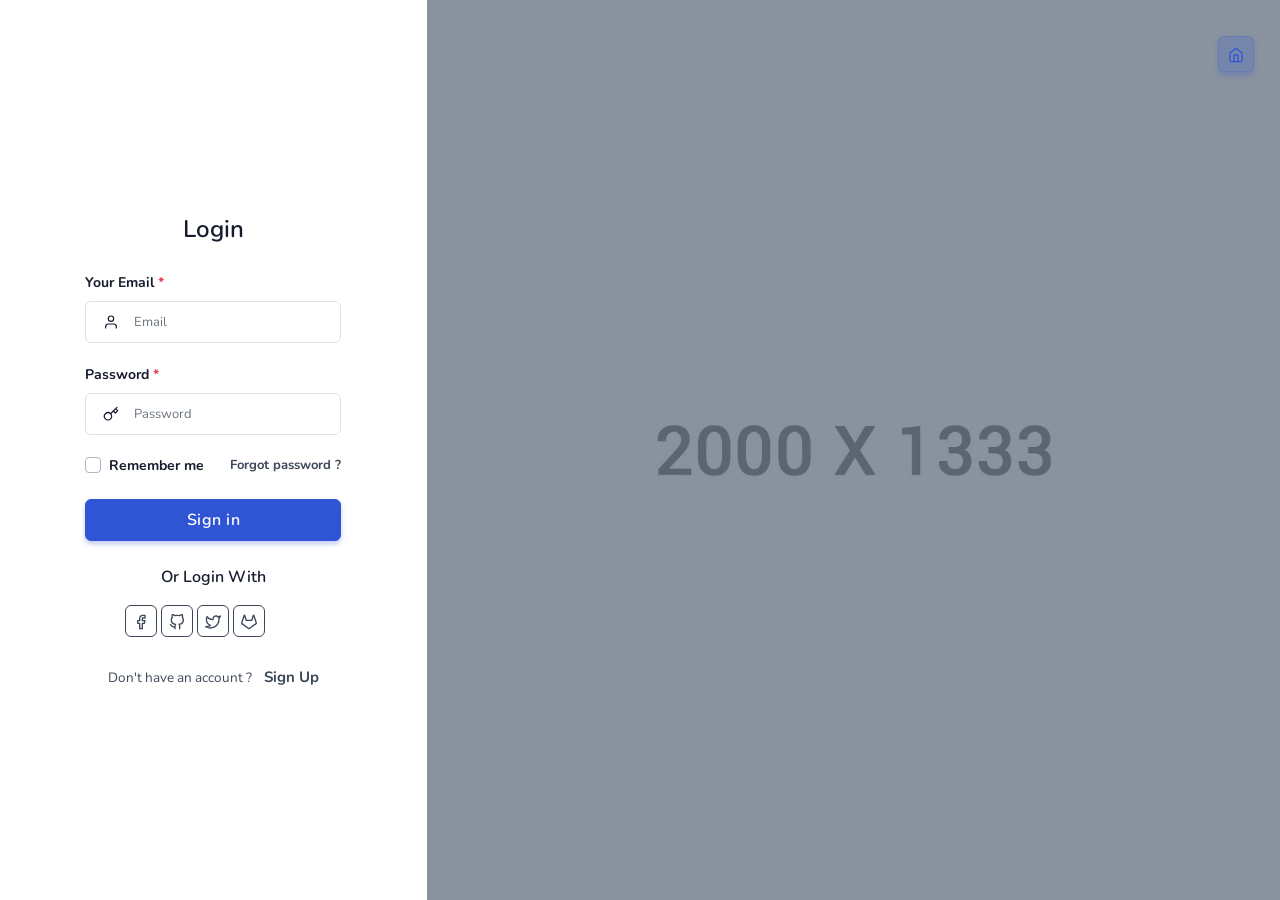
<file: auth-cover-login.html>
<!DOCTYPE html>
<html lang="en">

    <head>
        <meta charset="utf-8" />
        <title>Landrick - Saas & Software Landing Page Template</title>
        <meta name="viewport" content="width=device-width, initial-scale=1.0">
        <meta name="description" content="Premium Bootstrap 4 Landing Page Template" />
        <meta name="keywords" content="Saas, Software, multi-uses, HTML, Clean, Modern" />
        <meta name="author" content="Shreethemes" />
        <meta name="email" content="shreethemes@gmail.com" />
        <meta name="website" content="http://www.shreethemes.in" />
        <meta name="Version" content="v2.5.1" />
        <!-- favicon -->
        <link rel="shortcut icon" href="images/favicon.ico">
        <!-- Bootstrap -->
        <link href="css/bootstrap.min.css" rel="stylesheet" type="text/css" />
        <!-- Icons -->
        <link href="css/materialdesignicons.min.css" rel="stylesheet" type="text/css" />
        <link rel="stylesheet" href="https://unicons.iconscout.com/release/v2.1.9/css/unicons.css">
        <!-- Main Css -->
        <link href="css/style.css" rel="stylesheet" type="text/css" id="theme-opt" />
        <link href="css/colors/default.css" rel="stylesheet" id="color-opt">

    </head>

    <body>
        <!-- Loader -->
        <!-- <div id="preloader">
            <div id="status">
                <div class="spinner">
                    <div class="double-bounce1"></div>
                    <div class="double-bounce2"></div>
                </div>
            </div>
        </div> -->
        <!-- Loader -->
        
        <div class="back-to-home rounded d-none d-sm-block">
            <a href="index.html" class="btn btn-icon btn-soft-primary"><i data-feather="home" class="icons"></i></a>
        </div>

        <!-- Hero Start -->
        <section class="cover-user bg-white">
            <div class="container-fluid px-0">
                <div class="row no-gutters position-relative">
                    <div class="col-lg-4 cover-my-30 order-2">
                        <div class="cover-user-img d-flex align-items-center">
                            <div class="row">
                                <div class="col-12">
                                    <div class="card login-page border-0" style="z-index: 1">
                                        <div class="card-body p-0">
                                            <h4 class="card-title text-center">Login</h4>  
                                            <form class="login-form mt-4">
                                                <div class="row">
                                                    <div class="col-lg-12">
                                                        <div class="form-group position-relative">
                                                            <label>Your Email <span class="text-danger">*</span></label>
                                                            <i data-feather="user" class="fea icon-sm icons"></i>
                                                            <input type="email" class="form-control pl-5" placeholder="Email" name="email" required="">
                                                        </div>
                                                    </div><!--end col-->
        
                                                    <div class="col-lg-12">
                                                        <div class="form-group position-relative">
                                                            <label>Password <span class="text-danger">*</span></label>
                                                            <i data-feather="key" class="fea icon-sm icons"></i>
                                                            <input type="password" class="form-control pl-5" placeholder="Password" required="">
                                                        </div>
                                                    </div><!--end col-->
        
                                                    <div class="col-lg-12">
                                                        <div class="d-flex justify-content-between">
                                                            <div class="form-group">
                                                                <div class="custom-control custom-checkbox">
                                                                    <input type="checkbox" class="custom-control-input" id="customCheck1">
                                                                    <label class="custom-control-label" for="customCheck1">Remember me</label>
                                                                </div>
                                                            </div>
                                                            <p class="forgot-pass mb-0"><a href="auth-cover-re-password.html" class="text-dark font-weight-bold">Forgot password ?</a></p>
                                                        </div>
                                                    </div><!--end col-->

                                                    <div class="col-lg-12 mb-0">
                                                        <button class="btn btn-primary btn-block">Sign in</button>
                                                    </div><!--end col-->

                                                    <div class="col-lg-12 mt-4 text-center">
                                                        <h6>Or Login With</h6>
                                                        <ul class="list-unstyled social-icon mb-0 mt-3">
                                                            <li class="list-inline-item"><a href="javascript:void(0)" class="rounded"><i data-feather="facebook" class="fea icon-sm fea-social"></i></a></li>
                                                            <li class="list-inline-item"><a href="javascript:void(0)" class="rounded"><i data-feather="github" class="fea icon-sm fea-social"></i></a></li>
                                                            <li class="list-inline-item"><a href="javascript:void(0)" class="rounded"><i data-feather="twitter" class="fea icon-sm fea-social"></i></a></li>
                                                            <li class="list-inline-item"><a href="javascript:void(0)" class="rounded"><i data-feather="gitlab" class="fea icon-sm fea-social"></i></a></li>
                                                        </ul><!--end icon-->
                                                    </div><!--end col-->

                                                    <div class="col-12 text-center">
                                                        <p class="mb-0 mt-3"><small class="text-dark mr-2">Don't have an account ?</small> <a href="auth-cover-signup.html" class="text-dark font-weight-bold">Sign Up</a></p>
                                                    </div><!--end col-->
                                                </div><!--end row-->
                                            </form>
                                        </div>
                                    </div>
                                </div><!--end col-->
                            </div><!--end row-->
                        </div> <!-- end about detail -->
                    </div> <!-- end col -->    

                    <div class="col-lg-8 offset-lg-4 padding-less img order-1" style="background-image:url('images/user/01.jpg')" data-jarallax='{"speed": 0.5}'></div><!-- end col -->    
                </div><!--end row-->
            </div><!--end container fluid-->
        </section><!--end section-->
        <!-- Hero End -->

        <!-- javascript -->
        <script src="js/jquery-3.5.1.min.js"></script>
        <script src="js/bootstrap.bundle.min.js"></script>
        <script src="js/jquery.easing.min.js"></script>
        <script src="js/scrollspy.min.js"></script>
        <!-- Icons -->
        <script src="js/feather.min.js"></script>
        <script src="https://unicons.iconscout.com/release/v2.1.9/script/monochrome/bundle.js"></script>
        <!-- Main Js -->
        <script src="js/app.js"></script>
    </body>
</html>
</file>
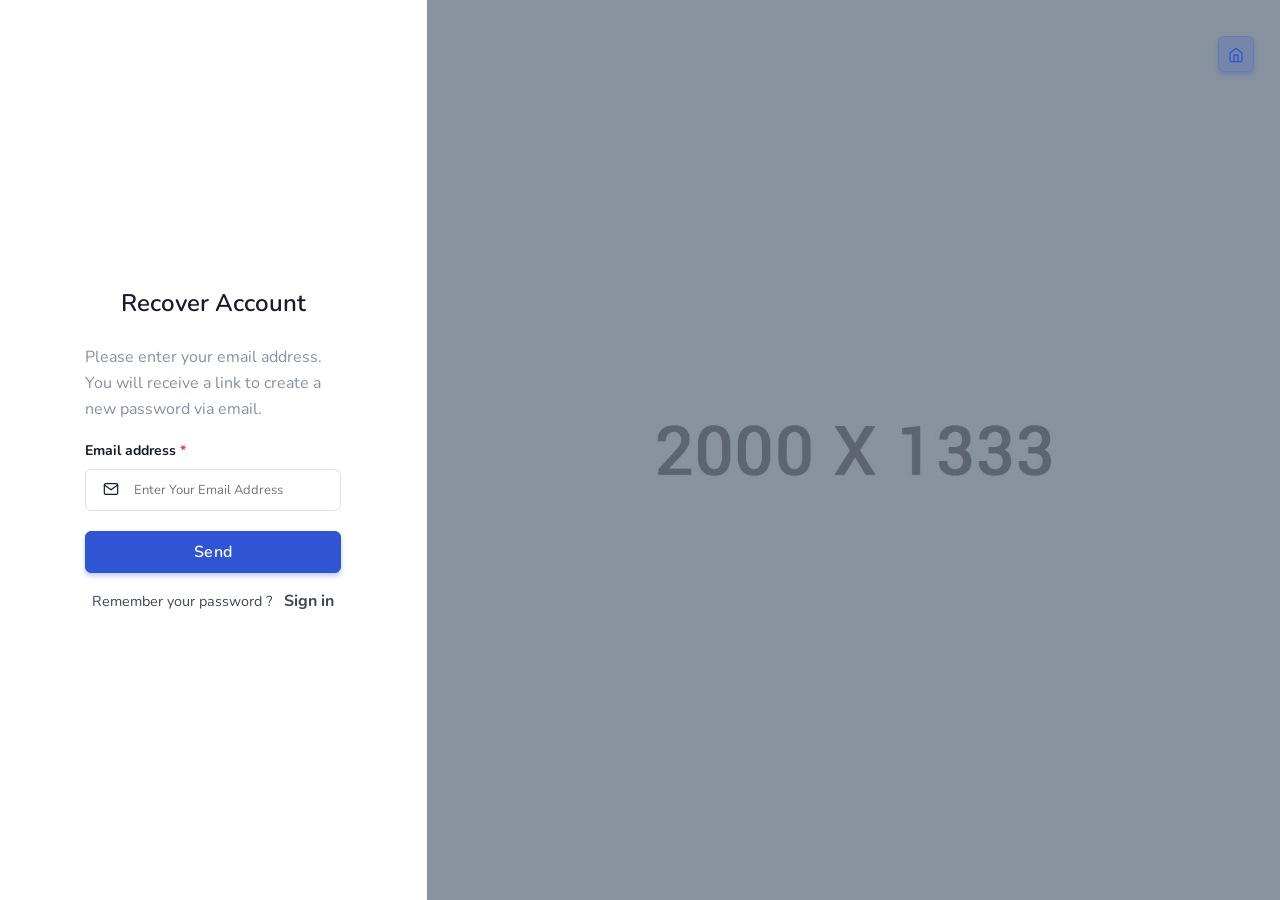
<file: auth-cover-re-password.html>
<!DOCTYPE html>
<html lang="en">

    <head>
        <meta charset="utf-8" />
        <title>Landrick - Saas & Software Landing Page Template</title>
        <meta name="viewport" content="width=device-width, initial-scale=1.0">
        <meta name="description" content="Premium Bootstrap 4 Landing Page Template" />
        <meta name="keywords" content="Saas, Software, multi-uses, HTML, Clean, Modern" />
        <meta name="author" content="Shreethemes" />
        <meta name="email" content="shreethemes@gmail.com" />
        <meta name="website" content="http://www.shreethemes.in" />
        <meta name="Version" content="v2.5.1" />
        <!-- favicon -->
        <link rel="shortcut icon" href="images/favicon.ico">
        <!-- Bootstrap -->
        <link href="css/bootstrap.min.css" rel="stylesheet" type="text/css" />
        <!-- Icons -->
        <link href="css/materialdesignicons.min.css" rel="stylesheet" type="text/css" />
        <link rel="stylesheet" href="https://unicons.iconscout.com/release/v2.1.9/css/unicons.css">
        <!-- Main Css -->
        <link href="css/style.css" rel="stylesheet" type="text/css" id="theme-opt" />
        <link href="css/colors/default.css" rel="stylesheet" id="color-opt">

    </head>

    <body>
        <!-- Loader -->
        <!-- <div id="preloader">
            <div id="status">
                <div class="spinner">
                    <div class="double-bounce1"></div>
                    <div class="double-bounce2"></div>
                </div>
            </div>
        </div> -->
        <!-- Loader -->
        
        <div class="back-to-home rounded d-none d-sm-block">
            <a href="index.html" class="btn btn-icon btn-soft-primary"><i data-feather="home" class="icons"></i></a>
        </div>

        <!-- Hero Start -->
        <section class="cover-user bg-white">
            <div class="container-fluid px-0">
                <div class="row no-gutters position-relative">
                    <div class="col-lg-4 cover-my-30 order-2">
                        <div class="cover-user-img d-flex align-items-center">
                            <div class="row">
                                <div class="col-12">
                                    <div class="card login_page border-0" style="z-index: 1">
                                        <div class="card-body p-0">
                                            <h4 class="card-title text-center">Recover Account</h4>  
                                            <form class="login-form mt-4">
                                                <div class="row">
                                                    <div class="col-lg-12">
                                                        <p class="text-muted">Please enter your email address. You will receive a link to create a new password via email.</p>
                                                        <div class="form-group position-relative">
                                                            <label>Email address <span class="text-danger">*</span></label>
                                                            <i data-feather="mail" class="fea icon-sm icons"></i>
                                                            <input type="email" class="form-control pl-5" placeholder="Enter Your Email Address" name="email" required="">
                                                        </div>
                                                    </div><!--end col-->
                                                    <div class="col-lg-12">
                                                        <button class="btn btn-primary btn-block">Send</button>
                                                    </div><!--end col-->
                                                    <div class="mx-auto">
                                                        <p class="mb-0 mt-3"><small class="text-dark mr-2">Remember your password ?</small> <a href="auth-cover-login.html" class="text-dark font-weight-bold">Sign in</a></p>
                                                    </div><!--end col-->
                                                </div><!--end row-->
                                            </form>
                                        </div>
                                    </div>
                                </div><!--end col-->
                            </div><!--end row-->
                        </div> <!-- end about detail -->
                    </div> <!-- end col -->    

                    <div class="col-lg-8 offset-lg-4 padding-less img order-1" style="background-image:url('images/user/03.jpg')" data-jarallax='{"speed": 0.5}'></div><!-- end col -->    
                </div><!--end row-->
            </div><!--end container fluid-->
        </section><!--end section-->
        <!-- Hero End -->

        <!-- javascript -->
        <script src="js/jquery-3.5.1.min.js"></script>
        <script src="js/bootstrap.bundle.min.js"></script>
        <script src="js/jquery.easing.min.js"></script>
        <script src="js/scrollspy.min.js"></script>
        <!-- Icons -->
        <script src="js/feather.min.js"></script>
        <script src="https://unicons.iconscout.com/release/v2.1.9/script/monochrome/bundle.js"></script>
        <!-- Main Js -->
        <script src="js/app.js"></script>
    </body>
</html>
</file>
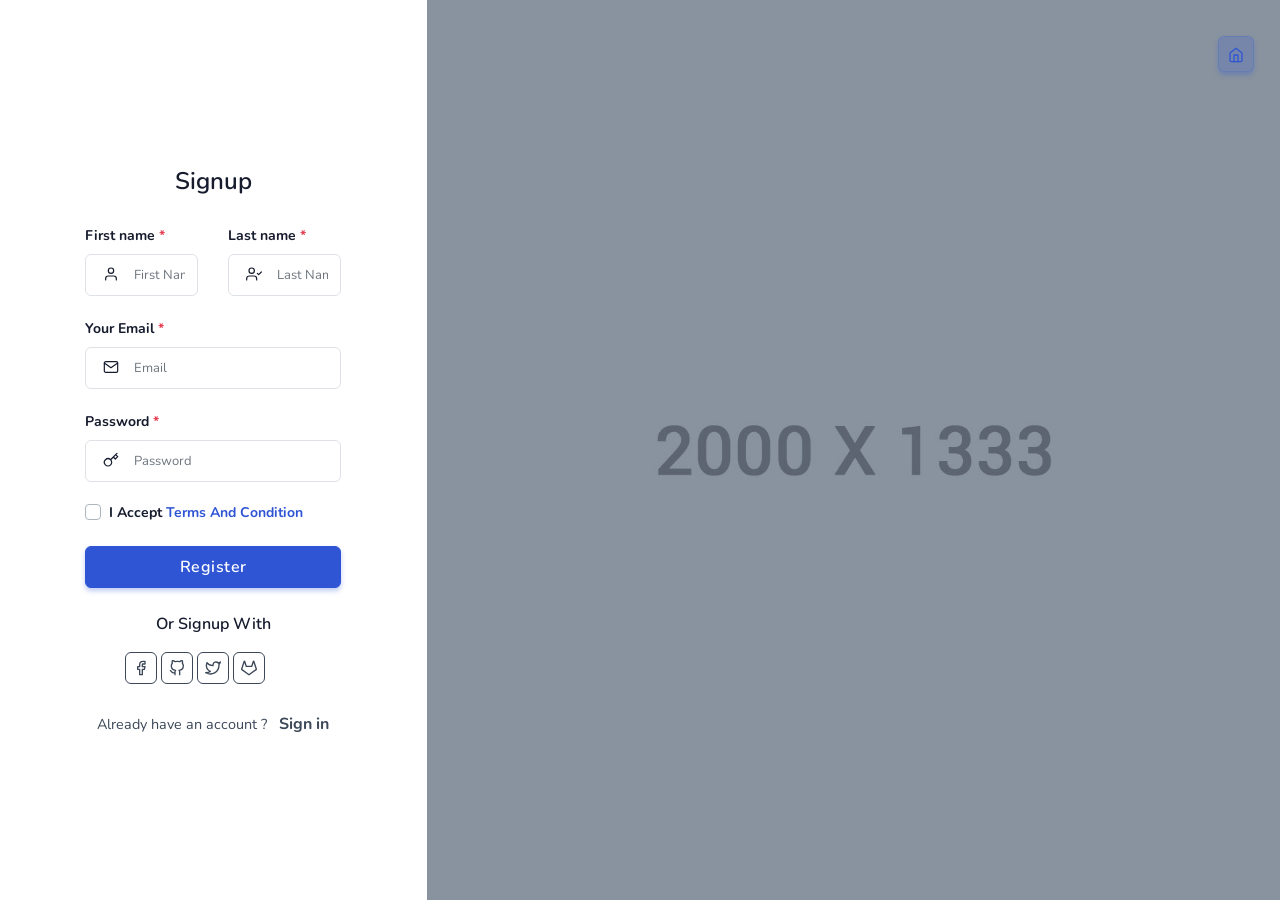
<file: auth-cover-signup.html>
<!DOCTYPE html>
<html lang="en">

    <head>
        <meta charset="utf-8" />
        <title>Landrick - Saas & Software Landing Page Template</title>
        <meta name="viewport" content="width=device-width, initial-scale=1.0">
        <meta name="description" content="Premium Bootstrap 4 Landing Page Template" />
        <meta name="keywords" content="Saas, Software, multi-uses, HTML, Clean, Modern" />
        <meta name="author" content="Shreethemes" />
        <meta name="email" content="shreethemes@gmail.com" />
        <meta name="website" content="http://www.shreethemes.in" />
        <meta name="Version" content="v2.5.1" />
        <!-- favicon -->
        <link rel="shortcut icon" href="images/favicon.ico">
        <!-- Bootstrap -->
        <link href="css/bootstrap.min.css" rel="stylesheet" type="text/css" />
        <!-- Icons -->
        <link href="css/materialdesignicons.min.css" rel="stylesheet" type="text/css" />
        <link rel="stylesheet" href="https://unicons.iconscout.com/release/v2.1.9/css/unicons.css">
        <!-- Main Css -->
        <link href="css/style.css" rel="stylesheet" type="text/css" id="theme-opt" />
        <link href="css/colors/default.css" rel="stylesheet" id="color-opt">

    </head>

    <body>
        <!-- Loader -->
        <!-- <div id="preloader">
            <div id="status">
                <div class="spinner">
                    <div class="double-bounce1"></div>
                    <div class="double-bounce2"></div>
                </div>
            </div>
        </div> -->
        <!-- Loader -->
        
        <div class="back-to-home rounded d-none d-sm-block">
            <a href="index.html" class="btn btn-icon btn-soft-primary"><i data-feather="home" class="icons"></i></a>
        </div>

        <!-- Hero Start -->
        <section class="cover-user bg-white">
            <div class="container-fluid px-0">
                <div class="row no-gutters position-relative">
                    <div class="col-lg-4 cover-my-30 order-2">
                        <div class="cover-user-img d-flex align-items-center">
                            <div class="row">
                                <div class="col-12">
                                    <div class="card login_page border-0" style="z-index: 1">
                                        <div class="card-body p-0">
                                            <h4 class="card-title text-center">Signup</h4>
                                            <form class="login-form mt-4">
                                                <div class="row">
                                                    <div class="col-md-6">
                                                        <div class="form-group position-relative">                                               
                                                            <label>First name <span class="text-danger">*</span></label>
                                                            <i data-feather="user" class="fea icon-sm icons"></i>
                                                            <input type="text" class="form-control pl-5" placeholder="First Name" name="s" required="">
                                                        </div>
                                                    </div><!--end col-->

                                                    <div class="col-md-6">
                                                        <div class="form-group position-relative">                                                
                                                            <label>Last name <span class="text-danger">*</span></label>
                                                            <i data-feather="user-check" class="fea icon-sm icons"></i>
                                                            <input type="text" class="form-control pl-5" placeholder="Last Name" name="s" required="">
                                                        </div>
                                                    </div><!--end col-->

                                                    <div class="col-md-12">
                                                        <div class="form-group position-relative">
                                                            <label>Your Email <span class="text-danger">*</span></label>
                                                            <i data-feather="mail" class="fea icon-sm icons"></i>
                                                            <input type="email" class="form-control pl-5" placeholder="Email" name="email" required="">
                                                        </div>
                                                    </div><!--end col-->

                                                    <div class="col-md-12">
                                                        <div class="form-group position-relative">
                                                            <label>Password <span class="text-danger">*</span></label>
                                                            <i data-feather="key" class="fea icon-sm icons"></i>
                                                            <input type="password" class="form-control pl-5" placeholder="Password" required="">
                                                        </div>
                                                    </div><!--end col-->

                                                    <div class="col-md-12">
                                                        <div class="form-group">
                                                            <div class="custom-control custom-checkbox">
                                                                <input type="checkbox" class="custom-control-input" id="customCheck1">
                                                                <label class="custom-control-label" for="customCheck1">I Accept <a href="#" class="text-primary">Terms And Condition</a></label>
                                                            </div>
                                                        </div>
                                                    </div><!--end col-->

                                                    <div class="col-md-12">
                                                        <button class="btn btn-primary btn-block">Register</button>
                                                    </div><!--end col-->

                                                    <div class="col-lg-12 mt-4 text-center">
                                                        <h6>Or Signup With</h6>
                                                        <ul class="list-unstyled social-icon mb-0 mt-3">
                                                            <li class="list-inline-item"><a href="javascript:void(0)" class="rounded"><i data-feather="facebook" class="fea icon-sm fea-social"></i></a></li>
                                                            <li class="list-inline-item"><a href="javascript:void(0)" class="rounded"><i data-feather="github" class="fea icon-sm fea-social"></i></a></li>
                                                            <li class="list-inline-item"><a href="javascript:void(0)" class="rounded"><i data-feather="twitter" class="fea icon-sm fea-social"></i></a></li>
                                                            <li class="list-inline-item"><a href="javascript:void(0)" class="rounded"><i data-feather="gitlab" class="fea icon-sm fea-social"></i></a></li>
                                                        </ul><!--end icon-->
                                                    </div><!--end col-->

                                                    <div class="mx-auto">
                                                        <p class="mb-0 mt-3"><small class="text-dark mr-2">Already have an account ?</small> <a href="auth-cover-login.html" class="text-dark font-weight-bold">Sign in</a></p>
                                                    </div>
                                                </div><!--end row-->
                                            </form>  
                                        </div>
                                    </div>
                                </div>
                            </div><!--end row-->
                        </div> <!-- end about detail -->
                    </div> <!-- end col -->    

                    <div class="col-lg-8 offset-lg-4 padding-less img order-1" style="background-image:url('images/user/02.jpg')" data-jarallax='{"speed": 0.5}'></div><!-- end col -->    
                </div><!--end row-->
            </div><!--end container fluid-->
        </section><!--end section-->
        <!-- Hero End -->

        <!-- javascript -->
        <script src="js/jquery-3.5.1.min.js"></script>
        <script src="js/bootstrap.bundle.min.js"></script>
        <script src="js/jquery.easing.min.js"></script>
        <script src="js/scrollspy.min.js"></script>
        <!-- Icons -->
        <script src="js/feather.min.js"></script>
        <script src="https://unicons.iconscout.com/release/v2.1.9/script/monochrome/bundle.js"></script>
        <!-- Main Js -->
        <script src="js/app.js"></script>
    </body>
</html>
</file>
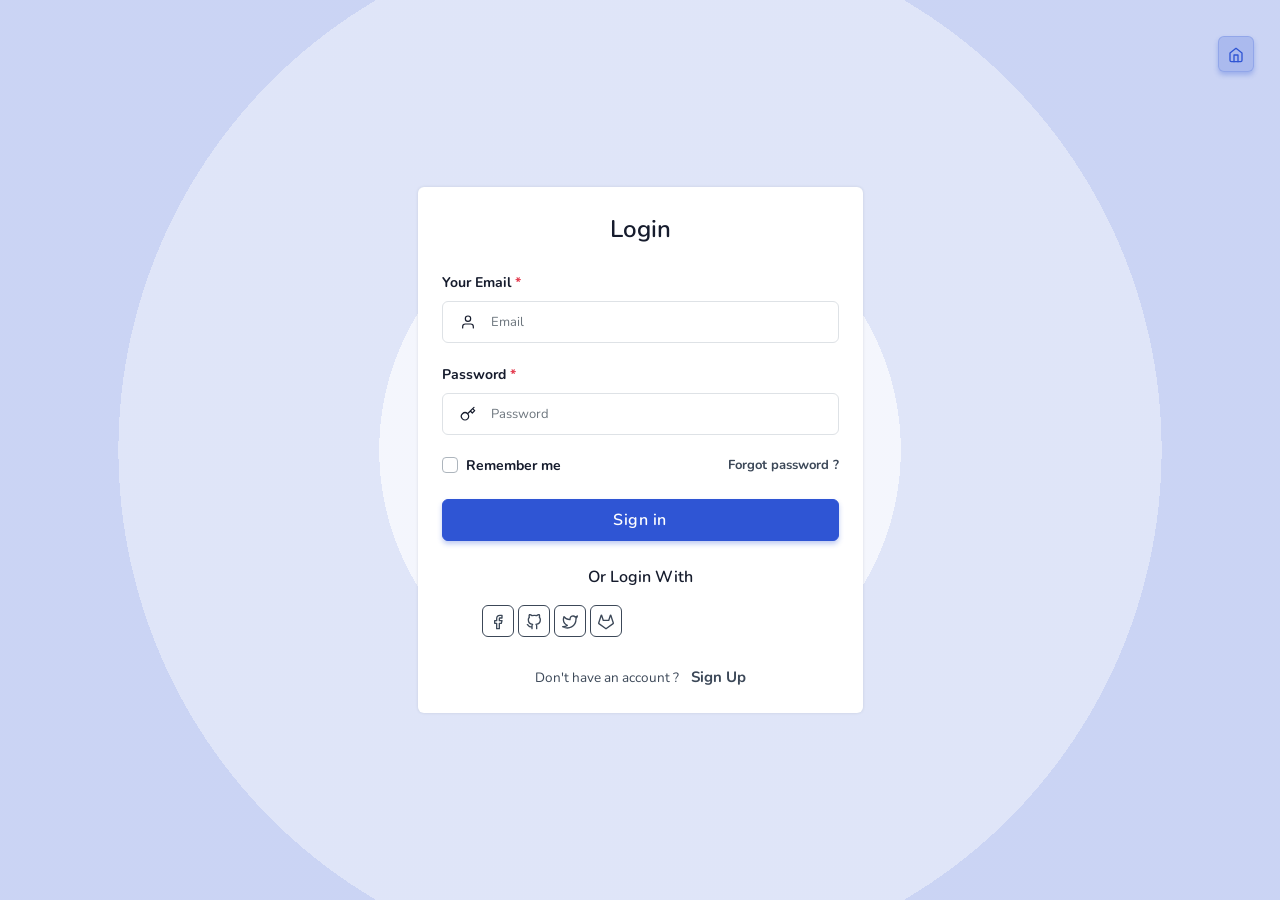
<file: auth-login-three.html>
<!DOCTYPE html>
<html lang="en">

    <head>
        <meta charset="utf-8" />
        <title>Landrick - Saas & Software Landing Page Template</title>
        <meta name="viewport" content="width=device-width, initial-scale=1.0">
        <meta name="description" content="Premium Bootstrap 4 Landing Page Template" />
        <meta name="keywords" content="Saas, Software, multi-uses, HTML, Clean, Modern" />
        <meta name="author" content="Shreethemes" />
        <meta name="email" content="shreethemes@gmail.com" />
        <meta name="website" content="http://www.shreethemes.in" />
        <meta name="Version" content="v2.5.1" />
        <!-- favicon -->
        <link rel="shortcut icon" href="images/favicon.ico">
        <!-- Bootstrap -->
        <link href="css/bootstrap.min.css" rel="stylesheet" type="text/css" />
        <!-- Icons -->
        <link href="css/materialdesignicons.min.css" rel="stylesheet" type="text/css" />
        <link rel="stylesheet" href="https://unicons.iconscout.com/release/v2.1.9/css/unicons.css">
        <!-- Main Css -->
        <link href="css/style.css" rel="stylesheet" type="text/css" id="theme-opt" />
        <link href="css/colors/default.css" rel="stylesheet" id="color-opt">
    </head>

    <body>
        <!-- Loader -->
        <!-- <div id="preloader">
            <div id="status">
                <div class="spinner">
                    <div class="double-bounce1"></div>
                    <div class="double-bounce2"></div>
                </div>
            </div>
        </div> -->
        <!-- Loader -->

        <div class="back-to-home rounded d-none d-sm-block">
            <a href="index.html" class="btn btn-icon btn-soft-primary"><i data-feather="home" class="icons"></i></a>
        </div>
        
        <!-- Hero Start -->
        <section class="bg-home bg-circle-gradiant d-flex align-items-center">
            <div class="bg-overlay bg-overlay-white"></div>
            <div class="container">
                <div class="row justify-content-center">
                    <div class="col-lg-5 col-md-8"> 
                        <div class="card login-page bg-white shadow rounded border-0">
                            <div class="card-body">
                                <h4 class="card-title text-center">Login</h4>  
                                <form class="login-form mt-4">
                                    <div class="row">
                                        <div class="col-lg-12">
                                            <div class="form-group position-relative">
                                                <label>Your Email <span class="text-danger">*</span></label>
                                                <i data-feather="user" class="fea icon-sm icons"></i>
                                                <input type="email" class="form-control pl-5" placeholder="Email" name="email" required="">
                                            </div>
                                        </div>

                                        <div class="col-lg-12">
                                            <div class="form-group position-relative">
                                                <label>Password <span class="text-danger">*</span></label>
                                                <i data-feather="key" class="fea icon-sm icons"></i>
                                                <input type="password" class="form-control pl-5" placeholder="Password" required="">
                                            </div>
                                        </div>

                                        <div class="col-lg-12">
                                            <div class="d-flex justify-content-between">
                                                <div class="form-group">
                                                    <div class="custom-control custom-checkbox">
                                                        <input type="checkbox" class="custom-control-input" id="customCheck1">
                                                        <label class="custom-control-label" for="customCheck1">Remember me</label>
                                                    </div>
                                                </div>
                                                <p class="forgot-pass mb-0"><a href="auth-re-password-three.html" class="text-dark font-weight-bold">Forgot password ?</a></p>
                                            </div>
                                        </div>
                                        <div class="col-lg-12 mb-0">
                                            <button class="btn btn-primary btn-block">Sign in</button>
                                        </div>
                                        <div class="col-lg-12 mt-4 text-center">
                                            <h6>Or Login With</h6>
                                            <ul class="list-unstyled social-icon mb-0 mt-3">
                                                <li class="list-inline-item"><a href="javascript:void(0)" class="rounded"><i data-feather="facebook" class="fea icon-sm fea-social"></i></a></li>
                                                <li class="list-inline-item"><a href="javascript:void(0)" class="rounded"><i data-feather="github" class="fea icon-sm fea-social"></i></a></li>
                                                <li class="list-inline-item"><a href="javascript:void(0)" class="rounded"><i data-feather="twitter" class="fea icon-sm fea-social"></i></a></li>
                                                <li class="list-inline-item"><a href="javascript:void(0)" class="rounded"><i data-feather="gitlab" class="fea icon-sm fea-social"></i></a></li>
                                            </ul><!--end icon-->
                                        </div>
                                        <div class="col-12 text-center">
                                            <p class="mb-0 mt-3"><small class="text-dark mr-2">Don't have an account ?</small> <a href="auth-signup-three.html" class="text-dark font-weight-bold">Sign Up</a></p>
                                        </div>
                                    </div>
                                </form>
                            </div>
                        </div><!---->
                    </div><!--end col-->
                </div><!--end row-->
            </div> <!--end container-->
        </section><!--end section-->
        <!-- Hero End -->

        <!-- javascript -->
        <script src="js/jquery-3.5.1.min.js"></script>
        <script src="js/bootstrap.bundle.min.js"></script>
        <!-- Icons -->
        <script src="js/feather.min.js"></script>
        <script src="https://unicons.iconscout.com/release/v2.1.9/script/monochrome/bundle.js"></script>
        <!-- Main Js -->
        <script src="js/app.js"></script>
    </body>
</html>
</file>
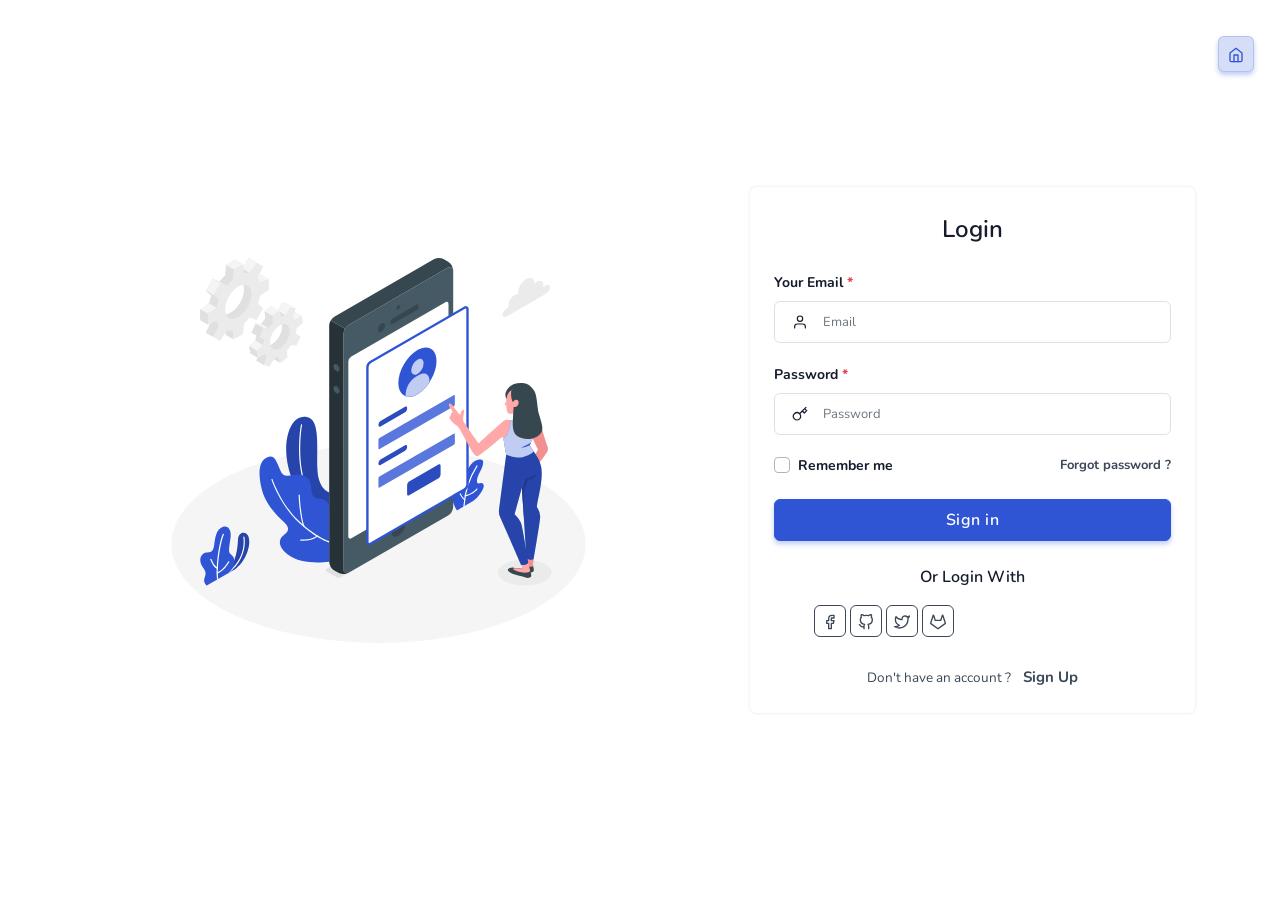
<file: auth-login.html>
<!DOCTYPE html>
    <html lang="en">

    <head>
        <meta charset="utf-8" />
        <title>Landrick - Saas & Software Landing Page Template</title>
        <meta name="viewport" content="width=device-width, initial-scale=1.0">
        <meta name="description" content="Premium Bootstrap 4 Landing Page Template" />
        <meta name="keywords" content="Saas, Software, multi-uses, HTML, Clean, Modern" />
        <meta name="author" content="Shreethemes" />
        <meta name="email" content="shreethemes@gmail.com" />
        <meta name="website" content="http://www.shreethemes.in" />
        <meta name="Version" content="v2.5.1" />
        <!-- favicon -->
        <link rel="shortcut icon" href="images/favicon.ico">
        <!-- Bootstrap -->
        <link href="css/bootstrap.min.css" rel="stylesheet" type="text/css" />
        <!-- Icons -->
        <link href="css/materialdesignicons.min.css" rel="stylesheet" type="text/css" />
        <link rel="stylesheet" href="https://unicons.iconscout.com/release/v2.1.9/css/unicons.css">
        <!-- Main Css -->
        <link href="css/style.css" rel="stylesheet" type="text/css" id="theme-opt" />
        <link href="css/colors/default.css" rel="stylesheet" id="color-opt">

    </head>

    <body>
        <!-- Loader -->
        <!-- <div id="preloader">
            <div id="status">
                <div class="spinner">
                    <div class="double-bounce1"></div>
                    <div class="double-bounce2"></div>
                </div>
            </div>
        </div> -->
        <!-- Loader -->
        
        <div class="back-to-home rounded d-none d-sm-block">
            <a href="index.html" class="btn btn-icon btn-soft-primary"><i data-feather="home" class="icons"></i></a>
        </div>

        <!-- Hero Start -->
        <section class="bg-home d-flex align-items-center">
            <div class="container">
                <div class="row align-items-center">
                    <div class="col-lg-7 col-md-6">
                        <div class="mr-lg-5">   
                            <img src="images/user/login.svg" class="img-fluid d-block mx-auto" alt="">
                        </div>
                    </div>
                    <div class="col-lg-5 col-md-6">
                        <div class="card login-page bg-white shadow rounded border-0">
                            <div class="card-body">
                                <h4 class="card-title text-center">Login</h4>  
                                <form class="login-form mt-4">
                                    <div class="row">
                                        <div class="col-lg-12">
                                            <div class="form-group position-relative">
                                                <label>Your Email <span class="text-danger">*</span></label>
                                                <i data-feather="user" class="fea icon-sm icons"></i>
                                                <input type="email" class="form-control pl-5" placeholder="Email" name="email" required="">
                                            </div>
                                        </div>

                                        <div class="col-lg-12">
                                            <div class="form-group position-relative">
                                                <label>Password <span class="text-danger">*</span></label>
                                                <i data-feather="key" class="fea icon-sm icons"></i>
                                                <input type="password" class="form-control pl-5" placeholder="Password" required="">
                                            </div>
                                        </div>

                                        <div class="col-lg-12">
                                            <div class="d-flex justify-content-between">
                                                <div class="form-group">
                                                    <div class="custom-control custom-checkbox">
                                                        <input type="checkbox" class="custom-control-input" id="customCheck1">
                                                        <label class="custom-control-label" for="customCheck1">Remember me</label>
                                                    </div>
                                                </div>
                                                <p class="forgot-pass mb-0"><a href="auth-re-password.html" class="text-dark font-weight-bold">Forgot password ?</a></p>
                                            </div>
                                        </div>
                                        <div class="col-lg-12 mb-0">
                                            <button class="btn btn-primary btn-block">Sign in</button>
                                        </div>
                                        <div class="col-lg-12 mt-4 text-center">
                                            <h6>Or Login With</h6>
                                            <ul class="list-unstyled social-icon mb-0 mt-3">
                                                <li class="list-inline-item"><a href="javascript:void(0)" class="rounded"><i data-feather="facebook" class="fea icon-sm fea-social"></i></a></li>
                                                <li class="list-inline-item"><a href="javascript:void(0)" class="rounded"><i data-feather="github" class="fea icon-sm fea-social"></i></a></li>
                                                <li class="list-inline-item"><a href="javascript:void(0)" class="rounded"><i data-feather="twitter" class="fea icon-sm fea-social"></i></a></li>
                                                <li class="list-inline-item"><a href="javascript:void(0)" class="rounded"><i data-feather="gitlab" class="fea icon-sm fea-social"></i></a></li>
                                            </ul><!--end icon-->
                                        </div>
                                        <div class="col-12 text-center">
                                            <p class="mb-0 mt-3"><small class="text-dark mr-2">Don't have an account ?</small> <a href="auth-signup.html" class="text-dark font-weight-bold">Sign Up</a></p>
                                        </div>
                                    </div>
                                </form>
                            </div>
                        </div><!---->
                    </div> <!--end col-->
                </div><!--end row-->
            </div> <!--end container-->
        </section><!--end section-->
        <!-- Hero End -->

        <!-- javascript -->
        <script src="js/jquery-3.5.1.min.js"></script>
        <script src="js/bootstrap.bundle.min.js"></script>
        <script src="js/jquery.easing.min.js"></script>
        <script src="js/scrollspy.min.js"></script>
        <!-- Icons -->
        <script src="js/feather.min.js"></script>
        <script src="https://unicons.iconscout.com/release/v2.1.9/script/monochrome/bundle.js"></script>
        <!-- Main Js -->
        <script src="js/app.js"></script>
    </body>
</html>
</file>
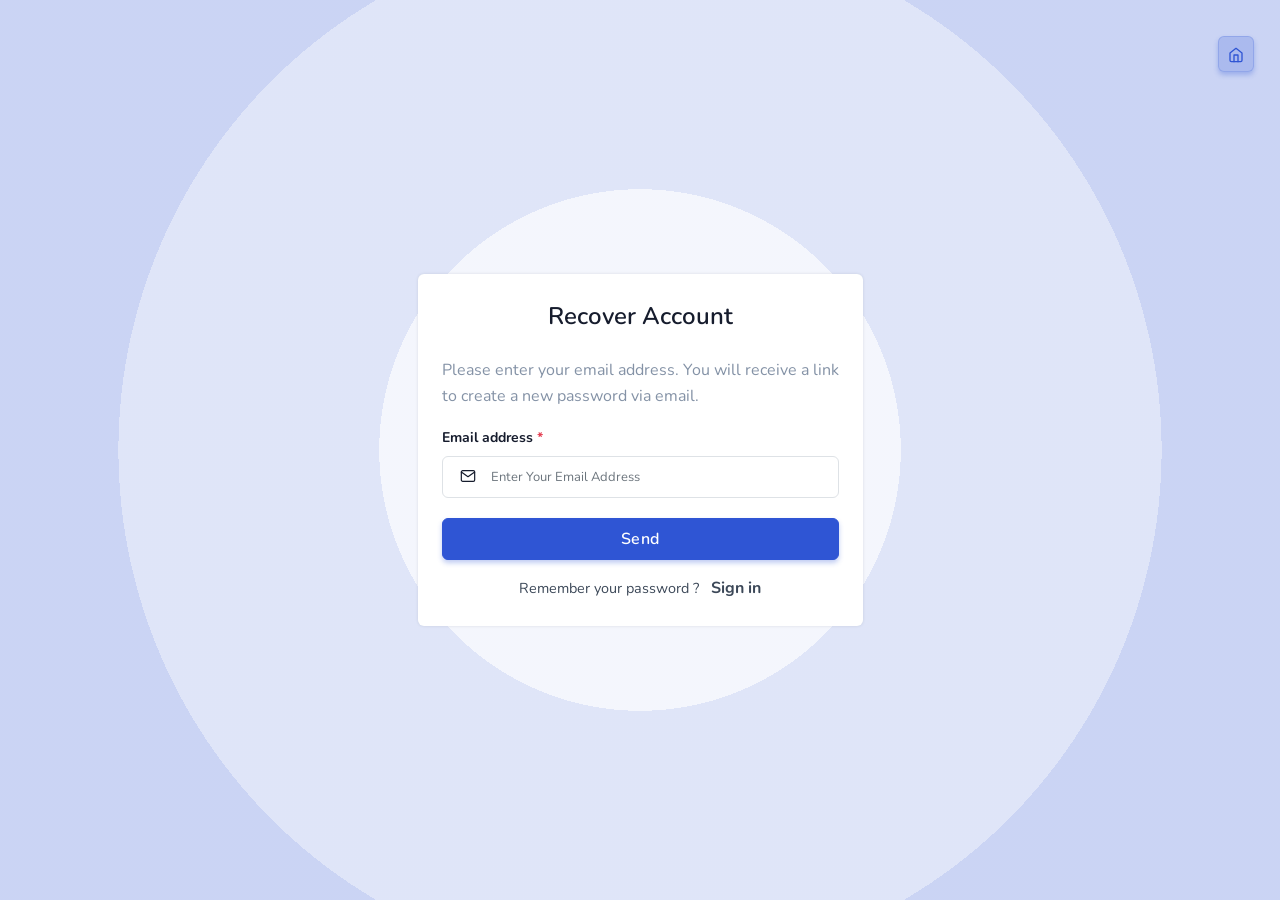
<file: auth-re-password-three.html>
<!DOCTYPE html>
<html lang="en">

    <head>
        <meta charset="utf-8" />
        <title>Landrick - Saas & Software Landing Page Template</title>
        <meta name="viewport" content="width=device-width, initial-scale=1.0">
        <meta name="description" content="Premium Bootstrap 4 Landing Page Template" />
        <meta name="keywords" content="Saas, Software, multi-uses, HTML, Clean, Modern" />
        <meta name="author" content="Shreethemes" />
        <meta name="email" content="shreethemes@gmail.com" />
        <meta name="website" content="http://www.shreethemes.in" />
        <meta name="Version" content="v2.5.1" />
        <!-- favicon -->
        <link rel="shortcut icon" href="images/favicon.ico">
        <!-- Bootstrap -->
        <link href="css/bootstrap.min.css" rel="stylesheet" type="text/css" />
        <!-- Icons -->
        <link href="css/materialdesignicons.min.css" rel="stylesheet" type="text/css" />
        <link rel="stylesheet" href="https://unicons.iconscout.com/release/v2.1.9/css/unicons.css">
        <!-- Main Css -->
        <link href="css/style.css" rel="stylesheet" type="text/css" id="theme-opt" />
        <link href="css/colors/default.css" rel="stylesheet" id="color-opt">
    </head>

    <body>
        <!-- Loader -->
        <!-- <div id="preloader">
            <div id="status">
                <div class="spinner">
                    <div class="double-bounce1"></div>
                    <div class="double-bounce2"></div>
                </div>
            </div>
        </div> -->
        <!-- Loader -->

        <div class="back-to-home rounded d-none d-sm-block">
            <a href="index.html" class="btn btn-icon btn-soft-primary"><i data-feather="home" class="icons"></i></a>
        </div>
        
        <!-- Hero Start -->
        <section class="bg-home bg-circle-gradiant d-flex align-items-center">
            <div class="bg-overlay bg-overlay-white"></div>
            <div class="container">
                <div class="row justify-content-center">
                    <div class="col-lg-5 col-md-8"> 
                        <div class="card login_page shadow rounded border-0">
                            <div class="card-body">
                                <h4 class="card-title text-center">Recover Account</h4>  

                                <form class="login-form mt-4">
                                    <div class="row">
                                        <div class="col-lg-12">
                                            <p class="text-muted">Please enter your email address. You will receive a link to create a new password via email.</p>
                                            <div class="form-group position-relative">
                                                <label>Email address <span class="text-danger">*</span></label>
                                                <i data-feather="mail" class="fea icon-sm icons"></i>
                                                <input type="email" class="form-control pl-5" placeholder="Enter Your Email Address" name="email" required="">
                                            </div>
                                        </div>
                                        <div class="col-lg-12">
                                            <button class="btn btn-primary btn-block">Send</button>
                                        </div>
                                        <div class="mx-auto">
                                            <p class="mb-0 mt-3"><small class="text-dark mr-2">Remember your password ?</small> <a href="auth-login-three.html" class="text-dark font-weight-bold">Sign in</a></p>
                                        </div>
                                    </div>
                                </form>
                            </div>
                        </div>
                    </div><!--end col-->
                </div><!--end row-->
            </div> <!--end container-->
        </section><!--end section-->
        <!-- Hero End -->

        <!-- javascript -->
        <script src="js/jquery-3.5.1.min.js"></script>
        <script src="js/bootstrap.bundle.min.js"></script>
        <!-- Icons -->
        <script src="js/feather.min.js"></script>
        <script src="https://unicons.iconscout.com/release/v2.1.9/script/monochrome/bundle.js"></script>
        <!-- Main Js -->
        <script src="js/app.js"></script>
    </body>
</html>
</file>
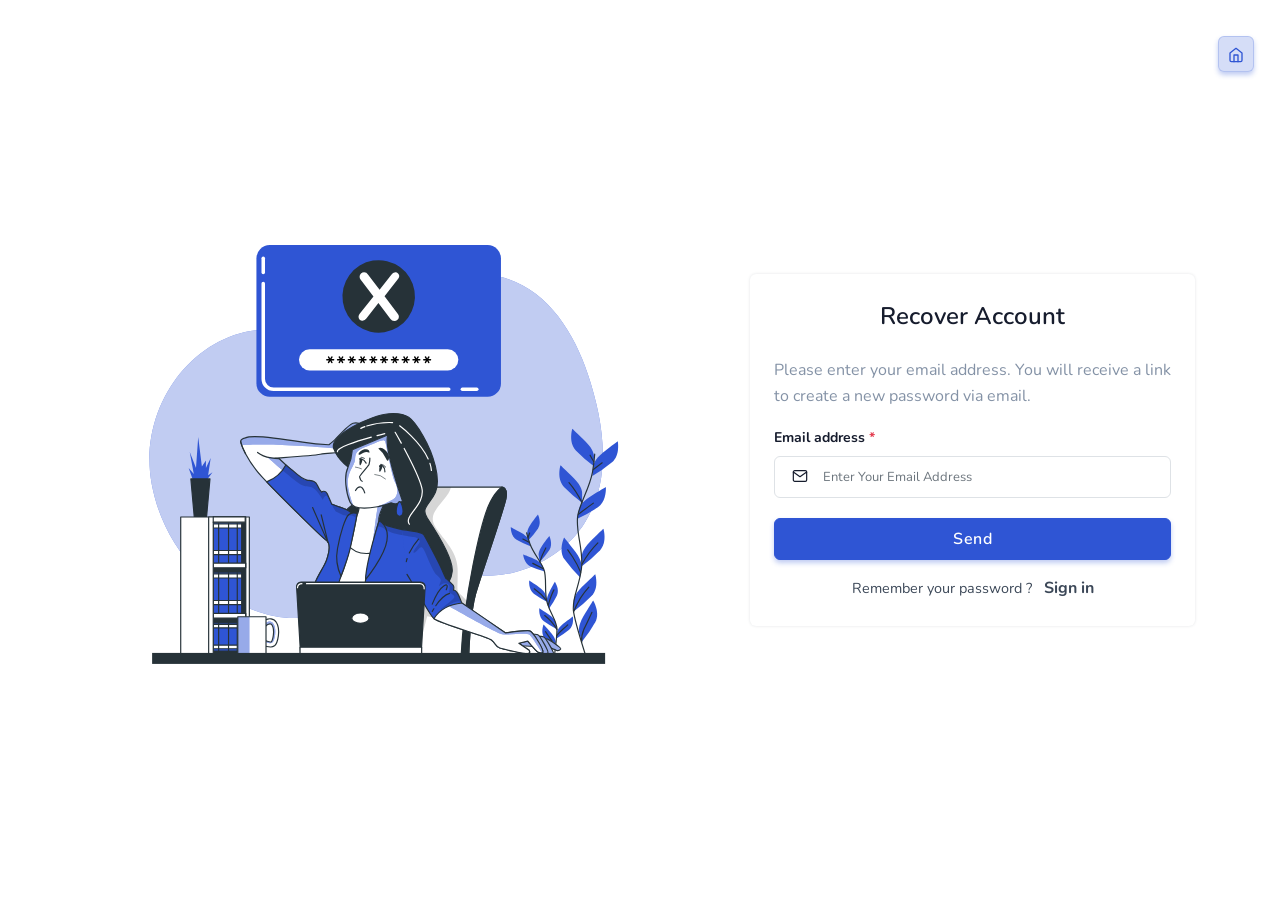
<file: auth-re-password.html>
<!DOCTYPE html>
    <html lang="en">

    <head>
        <meta charset="utf-8" />
        <title>Landrick - Saas & Software Landing Page Template</title>
        <meta name="viewport" content="width=device-width, initial-scale=1.0">
        <meta name="description" content="Premium Bootstrap 4 Landing Page Template" />
        <meta name="keywords" content="Saas, Software, multi-uses, HTML, Clean, Modern" />
        <meta name="author" content="Shreethemes" />
        <meta name="email" content="shreethemes@gmail.com" />
        <meta name="website" content="http://www.shreethemes.in" />
        <meta name="Version" content="v2.5.1" />
        <!-- favicon -->
        <link rel="shortcut icon" href="images/favicon.ico">
        <!-- Bootstrap -->
        <link href="css/bootstrap.min.css" rel="stylesheet" type="text/css" />
        <!-- Icons -->
        <link href="css/materialdesignicons.min.css" rel="stylesheet" type="text/css" />
        <link rel="stylesheet" href="https://unicons.iconscout.com/release/v2.1.9/css/unicons.css">
        <!-- Main Css -->
        <link href="css/style.css" rel="stylesheet" type="text/css" id="theme-opt" />
        <link href="css/colors/default.css" rel="stylesheet" id="color-opt">

    </head>

    <body>
        <!-- Loader -->
        <!-- <div id="preloader">
            <div id="status">
                <div class="spinner">
                    <div class="double-bounce1"></div>
                    <div class="double-bounce2"></div>
                </div>
            </div>
        </div> -->
        <!-- Loader -->
        
        <div class="back-to-home rounded d-none d-sm-block">
            <a href="index.html" class="btn btn-icon btn-soft-primary"><i data-feather="home" class="icons"></i></a>
        </div>

        <!-- Hero Start -->
        <section class="bg-home d-flex align-items-center">
            <div class="container">
                <div class="row align-items-center">
                    <div class="col-lg-7 col-md-6">
                        <div class="mr-lg-5">   
                            <img src="images/user/recovery.svg" class="img-fluid d-block mx-auto" alt="">
                        </div>
                    </div>
                    <div class="col-lg-5 col-md-6">
                        <div class="card login_page shadow rounded border-0">
                            <div class="card-body">
                                <h4 class="card-title text-center">Recover Account</h4>  

                                <form class="login-form mt-4">
                                    <div class="row">
                                        <div class="col-lg-12">
                                            <p class="text-muted">Please enter your email address. You will receive a link to create a new password via email.</p>
                                            <div class="form-group position-relative">
                                                <label>Email address <span class="text-danger">*</span></label>
                                                <i data-feather="mail" class="fea icon-sm icons"></i>
                                                <input type="email" class="form-control pl-5" placeholder="Enter Your Email Address" name="email" required="">
                                            </div>
                                        </div>
                                        <div class="col-lg-12">
                                            <button class="btn btn-primary btn-block">Send</button>
                                        </div>
                                        <div class="mx-auto">
                                            <p class="mb-0 mt-3"><small class="text-dark mr-2">Remember your password ?</small> <a href="auth-login.html" class="text-dark font-weight-bold">Sign in</a></p>
                                        </div>
                                    </div>
                                </form>
                            </div>
                        </div>
                    </div> <!--end col-->
                </div><!--end row-->
            </div> <!--end container-->
        </section><!--end section-->
        <!-- Hero End -->

        <!-- javascript -->
        <script src="js/jquery-3.5.1.min.js"></script>
        <script src="js/bootstrap.bundle.min.js"></script>
        <script src="js/jquery.easing.min.js"></script>
        <script src="js/scrollspy.min.js"></script>
        <!-- Icons -->
        <script src="js/feather.min.js"></script>
        <script src="https://unicons.iconscout.com/release/v2.1.9/script/monochrome/bundle.js"></script>
        <!-- Main Js -->
        <script src="js/app.js"></script>
    </body>
</html>
</file>
<file: css/style.css>
/* Template Name: Landrick - Saas & Software Landing Page Template
   Author: Shreethemes
   E-mail: shreethemes@gmail.com
   Created: August 2019
   Version: 2.5.1
   Updated: August 2020
   File Description: Main Css file of the template
*/
/*********************************/
/*         INDEX                 */
/*================================
 *     01.  Variables            *
 *     02.  Bootstrap Custom     *
 *     03.  Components           *
 *     04.  General              *
 *     05.  Helper               *
 *     06.  Menu                 *
 *     07.  Home / Landing       *
 *     08.  Features / Services  *
 *     09.  Testimonial          *
 *     10.  Price                *
 *     11.  C.T.A                *
 *     12.  Blog / Careers / Job *
 *     13.  Work / Projects      *
 *     14.  Team                 *
 *     15.  User Pages           *
 *     16.  Countdown            *
 *     17.  Contact              *
 *     18.  Footer               *
 ================================*/
@import url("https://fonts.googleapis.com/css?family=Nunito:300,400,600,700&display=swap");
.bg-primary {
  background-color: #2f55d4 !important;
}

.bg-soft-primary {
  background-color: rgba(47, 85, 212, 0.2) !important;
  border: 1px solid rgba(47, 85, 212, 0.2) !important;
  color: #2f55d4 !important;
}

.text-primary {
  color: #2f55d4 !important;
}

a {
  -webkit-transition: all 0.5s ease;
  transition: all 0.5s ease;
}

a.text-primary:hover, a.text-primary:focus {
  color: #284bc1 !important;
}

.bg-secondary {
  background-color: #5a6d90 !important;
}

.bg-soft-secondary {
  background-color: rgba(90, 109, 144, 0.2) !important;
  border: 1px solid rgba(90, 109, 144, 0.2) !important;
  color: #5a6d90 !important;
}

.text-secondary {
  color: #5a6d90 !important;
}

a {
  -webkit-transition: all 0.5s ease;
  transition: all 0.5s ease;
}

a.text-secondary:hover, a.text-secondary:focus {
  color: #506180 !important;
}

.bg-success {
  background-color: #2eca8b !important;
}

.bg-soft-success {
  background-color: rgba(46, 202, 139, 0.2) !important;
  border: 1px solid rgba(46, 202, 139, 0.2) !important;
  color: #2eca8b !important;
}

.text-success {
  color: #2eca8b !important;
}

a {
  -webkit-transition: all 0.5s ease;
  transition: all 0.5s ease;
}

a.text-success:hover, a.text-success:focus {
  color: #29b57d !important;
}

.bg-warning {
  background-color: #f17425 !important;
}

.bg-soft-warning {
  background-color: rgba(241, 116, 37, 0.2) !important;
  border: 1px solid rgba(241, 116, 37, 0.2) !important;
  color: #f17425 !important;
}

.text-warning {
  color: #f17425 !important;
}

a {
  -webkit-transition: all 0.5s ease;
  transition: all 0.5s ease;
}

a.text-warning:hover, a.text-warning:focus {
  color: #ed650f !important;
}

.bg-info {
  background-color: #17a2b8 !important;
}

.bg-soft-info {
  background-color: rgba(23, 162, 184, 0.2) !important;
  border: 1px solid rgba(23, 162, 184, 0.2) !important;
  color: #17a2b8 !important;
}

.text-info {
  color: #17a2b8 !important;
}

a {
  -webkit-transition: all 0.5s ease;
  transition: all 0.5s ease;
}

a.text-info:hover, a.text-info:focus {
  color: #148ea1 !important;
}

.bg-danger {
  background-color: #e43f52 !important;
}

.bg-soft-danger {
  background-color: rgba(228, 63, 82, 0.2) !important;
  border: 1px solid rgba(228, 63, 82, 0.2) !important;
  color: #e43f52 !important;
}

.text-danger {
  color: #e43f52 !important;
}

a {
  -webkit-transition: all 0.5s ease;
  transition: all 0.5s ease;
}

a.text-danger:hover, a.text-danger:focus {
  color: #e1293e !important;
}

.bg-dark {
  background-color: #3c4858 !important;
}

.bg-soft-dark {
  background-color: rgba(60, 72, 88, 0.2) !important;
  border: 1px solid rgba(60, 72, 88, 0.2) !important;
  color: #3c4858 !important;
}

.text-dark {
  color: #3c4858 !important;
}

a {
  -webkit-transition: all 0.5s ease;
  transition: all 0.5s ease;
}

a.text-dark:hover, a.text-dark:focus {
  color: #323c49 !important;
}

.bg-muted {
  background-color: #8492a6 !important;
}

.bg-soft-muted {
  background-color: rgba(132, 146, 166, 0.2) !important;
  border: 1px solid rgba(132, 146, 166, 0.2) !important;
  color: #8492a6 !important;
}

.text-muted {
  color: #8492a6 !important;
}

a {
  -webkit-transition: all 0.5s ease;
  transition: all 0.5s ease;
}

a.text-muted:hover, a.text-muted:focus {
  color: #75859b !important;
}

.bg-light {
  background-color: #f8f9fc !important;
}

.bg-soft-light {
  background-color: rgba(248, 249, 252, 0.2) !important;
  border: 1px solid rgba(248, 249, 252, 0.2) !important;
  color: #f8f9fc !important;
}

.text-light {
  color: #f8f9fc !important;
}

a {
  -webkit-transition: all 0.5s ease;
  transition: all 0.5s ease;
}

a.text-light:hover, a.text-light:focus {
  color: #e6eaf4 !important;
}

.bg-blue {
  background-color: #2f55d4 !important;
}

.bg-soft-blue {
  background-color: rgba(47, 85, 212, 0.2) !important;
  border: 1px solid rgba(47, 85, 212, 0.2) !important;
  color: #2f55d4 !important;
}

.text-blue {
  color: #2f55d4 !important;
}

a {
  -webkit-transition: all 0.5s ease;
  transition: all 0.5s ease;
}

a.text-blue:hover, a.text-blue:focus {
  color: #284bc1 !important;
}

.bg-footer {
  background-color: #202942 !important;
}

.bg-soft-footer {
  background-color: rgba(32, 41, 66, 0.2) !important;
  border: 1px solid rgba(32, 41, 66, 0.2) !important;
  color: #202942 !important;
}

.text-footer {
  color: #202942 !important;
}

a {
  -webkit-transition: all 0.5s ease;
  transition: all 0.5s ease;
}

a.text-footer:hover, a.text-footer:focus {
  color: #181e30 !important;
}

.bg-black {
  background: #161c2d !important;
}

.list-inline-item:not(:last-child) {
  margin-right: 0px;
  margin-bottom: 5px;
}

.rounded {
  border-radius: 6px !important;
}

.rounded-top {
  border-top-left-radius: 6px !important;
  border-top-right-radius: 6px !important;
}

.rounded-left {
  border-top-left-radius: 6px !important;
  border-bottom-left-radius: 6px !important;
}

.rounded-bottom {
  border-bottom-left-radius: 6px !important;
  border-bottom-right-radius: 6px !important;
}

.rounded-right {
  border-top-right-radius: 6px !important;
  border-bottom-right-radius: 6px !important;
}

.rounded-md {
  border-radius: 10px !important;
}

.rounded-lg {
  border-radius: 30px !important;
}

.border {
  border: 1px solid #e9ecef !important;
}

.border-top {
  border-top: 1px solid #e9ecef !important;
}

.border-bottom {
  border-bottom: 1px solid #e9ecef !important;
}

.border-left {
  border-left: 1px solid #e9ecef !important;
}

.border-right {
  border-right: 1px solid #e9ecef !important;
}

.small, small {
  font-size: 90%;
}

.card .card-body {
  padding: 1.5rem;
}

.component-wrapper .title {
  font-size: 20px;
}

.component-wrapper.sticky-bar li {
  margin-bottom: 6px;
}

.component-wrapper.sticky-bar li:last-child {
  margin-bottom: 0px !important;
}

.component-wrapper.sticky-bar li a {
  -webkit-transition: all 0.5s ease;
  transition: all 0.5s ease;
}

.component-wrapper.sticky-bar li a:hover, .component-wrapper.sticky-bar li a:focus {
  color: #2f55d4 !important;
}

.btn-primary {
  background-color: #2f55d4 !important;
  border: 1px solid #2f55d4 !important;
  color: #ffffff !important;
  -webkit-box-shadow: 0 3px 5px 0 rgba(47, 85, 212, 0.3);
          box-shadow: 0 3px 5px 0 rgba(47, 85, 212, 0.3);
}

.btn-primary:hover, .btn-primary:focus, .btn-primary:active, .btn-primary.active, .btn-primary.focus {
  background-color: #2443ac !important;
  border-color: #2443ac !important;
  color: #ffffff !important;
}

.btn-soft-primary {
  background-color: rgba(47, 85, 212, 0.2) !important;
  border: 1px solid rgba(47, 85, 212, 0.2) !important;
  color: #2f55d4 !important;
  -webkit-box-shadow: 0 3px 5px 0 rgba(47, 85, 212, 0.3);
          box-shadow: 0 3px 5px 0 rgba(47, 85, 212, 0.3);
}

.btn-soft-primary:hover, .btn-soft-primary:focus, .btn-soft-primary:active, .btn-soft-primary.active, .btn-soft-primary.focus {
  background-color: #2f55d4 !important;
  border-color: #2f55d4 !important;
  color: #ffffff !important;
}

.btn-outline-primary {
  border: 1px solid #2f55d4;
  color: #2f55d4;
  background-color: transparent;
}

.btn-outline-primary:hover, .btn-outline-primary:focus, .btn-outline-primary:active, .btn-outline-primary.active, .btn-outline-primary.focus, .btn-outline-primary:not(:disabled):not(.disabled):active {
  background-color: #2f55d4;
  border-color: #2f55d4;
  color: #ffffff !important;
  -webkit-box-shadow: 0 3px 5px 0 rgba(47, 85, 212, 0.3);
          box-shadow: 0 3px 5px 0 rgba(47, 85, 212, 0.3);
}

.btn-secondary {
  background-color: #5a6d90 !important;
  border: 1px solid #5a6d90 !important;
  color: #ffffff !important;
  -webkit-box-shadow: 0 3px 5px 0 rgba(90, 109, 144, 0.3);
          box-shadow: 0 3px 5px 0 rgba(90, 109, 144, 0.3);
}

.btn-secondary:hover, .btn-secondary:focus, .btn-secondary:active, .btn-secondary.active, .btn-secondary.focus {
  background-color: #465571 !important;
  border-color: #465571 !important;
  color: #ffffff !important;
}

.btn-soft-secondary {
  background-color: rgba(90, 109, 144, 0.2) !important;
  border: 1px solid rgba(90, 109, 144, 0.2) !important;
  color: #5a6d90 !important;
  -webkit-box-shadow: 0 3px 5px 0 rgba(90, 109, 144, 0.3);
          box-shadow: 0 3px 5px 0 rgba(90, 109, 144, 0.3);
}

.btn-soft-secondary:hover, .btn-soft-secondary:focus, .btn-soft-secondary:active, .btn-soft-secondary.active, .btn-soft-secondary.focus {
  background-color: #5a6d90 !important;
  border-color: #5a6d90 !important;
  color: #ffffff !important;
}

.btn-outline-secondary {
  border: 1px solid #5a6d90;
  color: #5a6d90;
  background-color: transparent;
}

.btn-outline-secondary:hover, .btn-outline-secondary:focus, .btn-outline-secondary:active, .btn-outline-secondary.active, .btn-outline-secondary.focus, .btn-outline-secondary:not(:disabled):not(.disabled):active {
  background-color: #5a6d90;
  border-color: #5a6d90;
  color: #ffffff !important;
  -webkit-box-shadow: 0 3px 5px 0 rgba(90, 109, 144, 0.3);
          box-shadow: 0 3px 5px 0 rgba(90, 109, 144, 0.3);
}

.btn-success {
  background-color: #2eca8b !important;
  border: 1px solid #2eca8b !important;
  color: #ffffff !important;
  -webkit-box-shadow: 0 3px 5px 0 rgba(46, 202, 139, 0.3);
          box-shadow: 0 3px 5px 0 rgba(46, 202, 139, 0.3);
}

.btn-success:hover, .btn-success:focus, .btn-success:active, .btn-success.active, .btn-success.focus {
  background-color: #25a06e !important;
  border-color: #25a06e !important;
  color: #ffffff !important;
}

.btn-soft-success {
  background-color: rgba(46, 202, 139, 0.2) !important;
  border: 1px solid rgba(46, 202, 139, 0.2) !important;
  color: #2eca8b !important;
  -webkit-box-shadow: 0 3px 5px 0 rgba(46, 202, 139, 0.3);
          box-shadow: 0 3px 5px 0 rgba(46, 202, 139, 0.3);
}

.btn-soft-success:hover, .btn-soft-success:focus, .btn-soft-success:active, .btn-soft-success.active, .btn-soft-success.focus {
  background-color: #2eca8b !important;
  border-color: #2eca8b !important;
  color: #ffffff !important;
}

.btn-outline-success {
  border: 1px solid #2eca8b;
  color: #2eca8b;
  background-color: transparent;
}

.btn-outline-success:hover, .btn-outline-success:focus, .btn-outline-success:active, .btn-outline-success.active, .btn-outline-success.focus, .btn-outline-success:not(:disabled):not(.disabled):active {
  background-color: #2eca8b;
  border-color: #2eca8b;
  color: #ffffff !important;
  -webkit-box-shadow: 0 3px 5px 0 rgba(46, 202, 139, 0.3);
          box-shadow: 0 3px 5px 0 rgba(46, 202, 139, 0.3);
}

.btn-warning {
  background-color: #f17425 !important;
  border: 1px solid #f17425 !important;
  color: #ffffff !important;
  -webkit-box-shadow: 0 3px 5px 0 rgba(241, 116, 37, 0.3);
          box-shadow: 0 3px 5px 0 rgba(241, 116, 37, 0.3);
}

.btn-warning:hover, .btn-warning:focus, .btn-warning:active, .btn-warning.active, .btn-warning.focus {
  background-color: #d55b0e !important;
  border-color: #d55b0e !important;
  color: #ffffff !important;
}

.btn-soft-warning {
  background-color: rgba(241, 116, 37, 0.2) !important;
  border: 1px solid rgba(241, 116, 37, 0.2) !important;
  color: #f17425 !important;
  -webkit-box-shadow: 0 3px 5px 0 rgba(241, 116, 37, 0.3);
          box-shadow: 0 3px 5px 0 rgba(241, 116, 37, 0.3);
}

.btn-soft-warning:hover, .btn-soft-warning:focus, .btn-soft-warning:active, .btn-soft-warning.active, .btn-soft-warning.focus {
  background-color: #f17425 !important;
  border-color: #f17425 !important;
  color: #ffffff !important;
}

.btn-outline-warning {
  border: 1px solid #f17425;
  color: #f17425;
  background-color: transparent;
}

.btn-outline-warning:hover, .btn-outline-warning:focus, .btn-outline-warning:active, .btn-outline-warning.active, .btn-outline-warning.focus, .btn-outline-warning:not(:disabled):not(.disabled):active {
  background-color: #f17425;
  border-color: #f17425;
  color: #ffffff !important;
  -webkit-box-shadow: 0 3px 5px 0 rgba(241, 116, 37, 0.3);
          box-shadow: 0 3px 5px 0 rgba(241, 116, 37, 0.3);
}

.btn-info {
  background-color: #17a2b8 !important;
  border: 1px solid #17a2b8 !important;
  color: #ffffff !important;
  -webkit-box-shadow: 0 3px 5px 0 rgba(23, 162, 184, 0.3);
          box-shadow: 0 3px 5px 0 rgba(23, 162, 184, 0.3);
}

.btn-info:hover, .btn-info:focus, .btn-info:active, .btn-info.active, .btn-info.focus {
  background-color: #117a8b !important;
  border-color: #117a8b !important;
  color: #ffffff !important;
}

.btn-soft-info {
  background-color: rgba(23, 162, 184, 0.2) !important;
  border: 1px solid rgba(23, 162, 184, 0.2) !important;
  color: #17a2b8 !important;
  -webkit-box-shadow: 0 3px 5px 0 rgba(23, 162, 184, 0.3);
          box-shadow: 0 3px 5px 0 rgba(23, 162, 184, 0.3);
}

.btn-soft-info:hover, .btn-soft-info:focus, .btn-soft-info:active, .btn-soft-info.active, .btn-soft-info.focus {
  background-color: #17a2b8 !important;
  border-color: #17a2b8 !important;
  color: #ffffff !important;
}

.btn-outline-info {
  border: 1px solid #17a2b8;
  color: #17a2b8;
  background-color: transparent;
}

.btn-outline-info:hover, .btn-outline-info:focus, .btn-outline-info:active, .btn-outline-info.active, .btn-outline-info.focus, .btn-outline-info:not(:disabled):not(.disabled):active {
  background-color: #17a2b8;
  border-color: #17a2b8;
  color: #ffffff !important;
  -webkit-box-shadow: 0 3px 5px 0 rgba(23, 162, 184, 0.3);
          box-shadow: 0 3px 5px 0 rgba(23, 162, 184, 0.3);
}

.btn-danger {
  background-color: #e43f52 !important;
  border: 1px solid #e43f52 !important;
  color: #ffffff !important;
  -webkit-box-shadow: 0 3px 5px 0 rgba(228, 63, 82, 0.3);
          box-shadow: 0 3px 5px 0 rgba(228, 63, 82, 0.3);
}

.btn-danger:hover, .btn-danger:focus, .btn-danger:active, .btn-danger.active, .btn-danger.focus {
  background-color: #d21e32 !important;
  border-color: #d21e32 !important;
  color: #ffffff !important;
}

.btn-soft-danger {
  background-color: rgba(228, 63, 82, 0.2) !important;
  border: 1px solid rgba(228, 63, 82, 0.2) !important;
  color: #e43f52 !important;
  -webkit-box-shadow: 0 3px 5px 0 rgba(228, 63, 82, 0.3);
          box-shadow: 0 3px 5px 0 rgba(228, 63, 82, 0.3);
}

.btn-soft-danger:hover, .btn-soft-danger:focus, .btn-soft-danger:active, .btn-soft-danger.active, .btn-soft-danger.focus {
  background-color: #e43f52 !important;
  border-color: #e43f52 !important;
  color: #ffffff !important;
}

.btn-outline-danger {
  border: 1px solid #e43f52;
  color: #e43f52;
  background-color: transparent;
}

.btn-outline-danger:hover, .btn-outline-danger:focus, .btn-outline-danger:active, .btn-outline-danger.active, .btn-outline-danger.focus, .btn-outline-danger:not(:disabled):not(.disabled):active {
  background-color: #e43f52;
  border-color: #e43f52;
  color: #ffffff !important;
  -webkit-box-shadow: 0 3px 5px 0 rgba(228, 63, 82, 0.3);
          box-shadow: 0 3px 5px 0 rgba(228, 63, 82, 0.3);
}

.btn-dark {
  background-color: #3c4858 !important;
  border: 1px solid #3c4858 !important;
  color: #ffffff !important;
  -webkit-box-shadow: 0 3px 5px 0 rgba(60, 72, 88, 0.3);
          box-shadow: 0 3px 5px 0 rgba(60, 72, 88, 0.3);
}

.btn-dark:hover, .btn-dark:focus, .btn-dark:active, .btn-dark.active, .btn-dark.focus {
  background-color: #272f3a !important;
  border-color: #272f3a !important;
  color: #ffffff !important;
}

.btn-soft-dark {
  background-color: rgba(60, 72, 88, 0.2) !important;
  border: 1px solid rgba(60, 72, 88, 0.2) !important;
  color: #3c4858 !important;
  -webkit-box-shadow: 0 3px 5px 0 rgba(60, 72, 88, 0.3);
          box-shadow: 0 3px 5px 0 rgba(60, 72, 88, 0.3);
}

.btn-soft-dark:hover, .btn-soft-dark:focus, .btn-soft-dark:active, .btn-soft-dark.active, .btn-soft-dark.focus {
  background-color: #3c4858 !important;
  border-color: #3c4858 !important;
  color: #ffffff !important;
}

.btn-outline-dark {
  border: 1px solid #3c4858;
  color: #3c4858;
  background-color: transparent;
}

.btn-outline-dark:hover, .btn-outline-dark:focus, .btn-outline-dark:active, .btn-outline-dark.active, .btn-outline-dark.focus, .btn-outline-dark:not(:disabled):not(.disabled):active {
  background-color: #3c4858;
  border-color: #3c4858;
  color: #ffffff !important;
  -webkit-box-shadow: 0 3px 5px 0 rgba(60, 72, 88, 0.3);
          box-shadow: 0 3px 5px 0 rgba(60, 72, 88, 0.3);
}

.btn-muted {
  background-color: #8492a6 !important;
  border: 1px solid #8492a6 !important;
  color: #ffffff !important;
  -webkit-box-shadow: 0 3px 5px 0 rgba(132, 146, 166, 0.3);
          box-shadow: 0 3px 5px 0 rgba(132, 146, 166, 0.3);
}

.btn-muted:hover, .btn-muted:focus, .btn-muted:active, .btn-muted.active, .btn-muted.focus {
  background-color: #68788f !important;
  border-color: #68788f !important;
  color: #ffffff !important;
}

.btn-soft-muted {
  background-color: rgba(132, 146, 166, 0.2) !important;
  border: 1px solid rgba(132, 146, 166, 0.2) !important;
  color: #8492a6 !important;
  -webkit-box-shadow: 0 3px 5px 0 rgba(132, 146, 166, 0.3);
          box-shadow: 0 3px 5px 0 rgba(132, 146, 166, 0.3);
}

.btn-soft-muted:hover, .btn-soft-muted:focus, .btn-soft-muted:active, .btn-soft-muted.active, .btn-soft-muted.focus {
  background-color: #8492a6 !important;
  border-color: #8492a6 !important;
  color: #ffffff !important;
}

.btn-outline-muted {
  border: 1px solid #8492a6;
  color: #8492a6;
  background-color: transparent;
}

.btn-outline-muted:hover, .btn-outline-muted:focus, .btn-outline-muted:active, .btn-outline-muted.active, .btn-outline-muted.focus, .btn-outline-muted:not(:disabled):not(.disabled):active {
  background-color: #8492a6;
  border-color: #8492a6;
  color: #ffffff !important;
  -webkit-box-shadow: 0 3px 5px 0 rgba(132, 146, 166, 0.3);
          box-shadow: 0 3px 5px 0 rgba(132, 146, 166, 0.3);
}

.btn-light {
  background-color: #f8f9fc !important;
  border: 1px solid #f8f9fc !important;
  color: #ffffff !important;
  -webkit-box-shadow: 0 3px 5px 0 rgba(248, 249, 252, 0.3);
          box-shadow: 0 3px 5px 0 rgba(248, 249, 252, 0.3);
}

.btn-light:hover, .btn-light:focus, .btn-light:active, .btn-light.active, .btn-light.focus {
  background-color: #d4daed !important;
  border-color: #d4daed !important;
  color: #ffffff !important;
}

.btn-soft-light {
  background-color: rgba(248, 249, 252, 0.2) !important;
  border: 1px solid rgba(248, 249, 252, 0.2) !important;
  color: #f8f9fc !important;
  -webkit-box-shadow: 0 3px 5px 0 rgba(248, 249, 252, 0.3);
          box-shadow: 0 3px 5px 0 rgba(248, 249, 252, 0.3);
}

.btn-soft-light:hover, .btn-soft-light:focus, .btn-soft-light:active, .btn-soft-light.active, .btn-soft-light.focus {
  background-color: #f8f9fc !important;
  border-color: #f8f9fc !important;
  color: #ffffff !important;
}

.btn-outline-light {
  border: 1px solid #f8f9fc;
  color: #f8f9fc;
  background-color: transparent;
}

.btn-outline-light:hover, .btn-outline-light:focus, .btn-outline-light:active, .btn-outline-light.active, .btn-outline-light.focus, .btn-outline-light:not(:disabled):not(.disabled):active {
  background-color: #f8f9fc;
  border-color: #f8f9fc;
  color: #ffffff !important;
  -webkit-box-shadow: 0 3px 5px 0 rgba(248, 249, 252, 0.3);
          box-shadow: 0 3px 5px 0 rgba(248, 249, 252, 0.3);
}

.btn-blue {
  background-color: #2f55d4 !important;
  border: 1px solid #2f55d4 !important;
  color: #ffffff !important;
  -webkit-box-shadow: 0 3px 5px 0 rgba(47, 85, 212, 0.3);
          box-shadow: 0 3px 5px 0 rgba(47, 85, 212, 0.3);
}

.btn-blue:hover, .btn-blue:focus, .btn-blue:active, .btn-blue.active, .btn-blue.focus {
  background-color: #2443ac !important;
  border-color: #2443ac !important;
  color: #ffffff !important;
}

.btn-soft-blue {
  background-color: rgba(47, 85, 212, 0.2) !important;
  border: 1px solid rgba(47, 85, 212, 0.2) !important;
  color: #2f55d4 !important;
  -webkit-box-shadow: 0 3px 5px 0 rgba(47, 85, 212, 0.3);
          box-shadow: 0 3px 5px 0 rgba(47, 85, 212, 0.3);
}

.btn-soft-blue:hover, .btn-soft-blue:focus, .btn-soft-blue:active, .btn-soft-blue.active, .btn-soft-blue.focus {
  background-color: #2f55d4 !important;
  border-color: #2f55d4 !important;
  color: #ffffff !important;
}

.btn-outline-blue {
  border: 1px solid #2f55d4;
  color: #2f55d4;
  background-color: transparent;
}

.btn-outline-blue:hover, .btn-outline-blue:focus, .btn-outline-blue:active, .btn-outline-blue.active, .btn-outline-blue.focus, .btn-outline-blue:not(:disabled):not(.disabled):active {
  background-color: #2f55d4;
  border-color: #2f55d4;
  color: #ffffff !important;
  -webkit-box-shadow: 0 3px 5px 0 rgba(47, 85, 212, 0.3);
          box-shadow: 0 3px 5px 0 rgba(47, 85, 212, 0.3);
}

.btn-footer {
  background-color: #202942 !important;
  border: 1px solid #202942 !important;
  color: #ffffff !important;
  -webkit-box-shadow: 0 3px 5px 0 rgba(32, 41, 66, 0.3);
          box-shadow: 0 3px 5px 0 rgba(32, 41, 66, 0.3);
}

.btn-footer:hover, .btn-footer:focus, .btn-footer:active, .btn-footer.active, .btn-footer.focus {
  background-color: #0f131f !important;
  border-color: #0f131f !important;
  color: #ffffff !important;
}

.btn-soft-footer {
  background-color: rgba(32, 41, 66, 0.2) !important;
  border: 1px solid rgba(32, 41, 66, 0.2) !important;
  color: #202942 !important;
  -webkit-box-shadow: 0 3px 5px 0 rgba(32, 41, 66, 0.3);
          box-shadow: 0 3px 5px 0 rgba(32, 41, 66, 0.3);
}

.btn-soft-footer:hover, .btn-soft-footer:focus, .btn-soft-footer:active, .btn-soft-footer.active, .btn-soft-footer.focus {
  background-color: #202942 !important;
  border-color: #202942 !important;
  color: #ffffff !important;
}

.btn-outline-footer {
  border: 1px solid #202942;
  color: #202942;
  background-color: transparent;
}

.btn-outline-footer:hover, .btn-outline-footer:focus, .btn-outline-footer:active, .btn-outline-footer.active, .btn-outline-footer.focus, .btn-outline-footer:not(:disabled):not(.disabled):active {
  background-color: #202942;
  border-color: #202942;
  color: #ffffff !important;
  -webkit-box-shadow: 0 3px 5px 0 rgba(32, 41, 66, 0.3);
          box-shadow: 0 3px 5px 0 rgba(32, 41, 66, 0.3);
}

.btn {
  padding: 8px 20px;
  outline: none;
  text-decoration: none;
  font-size: 16px;
  letter-spacing: 0.5px;
  -webkit-transition: all 0.3s;
  transition: all 0.3s;
  font-weight: 600;
  border-radius: 6px;
}

.btn:focus {
  -webkit-box-shadow: none !important;
          box-shadow: none !important;
}

.btn.btn-sm {
  padding: 7px 16px;
  font-size: 10px;
}

.btn.btn-lg {
  padding: 14px 30px;
  font-size: 16px;
}

.btn.searchbtn {
  padding: 6px 20px;
}

.btn.btn-pills {
  border-radius: 30px;
}

.btn.btn-light {
  color: #3c4858 !important;
  border: 1px solid #dee2e6 !important;
}

.btn.btn-light:hover, .btn.btn-light:focus, .btn.btn-light:active, .btn.btn-light.active, .btn.btn-light.focus {
  background-color: #d4daed !important;
  color: #3c4858 !important;
}

.btn.btn-soft-light {
  color: rgba(60, 72, 88, 0.5) !important;
  border: 1px solid #dee2e6 !important;
}

.btn.btn-soft-light:hover, .btn.btn-soft-light:focus, .btn.btn-soft-light:active, .btn.btn-soft-light.active, .btn.btn-soft-light.focus {
  color: #3c4858 !important;
}

.btn.btn-outline-light {
  border: 1px solid #dee2e6 !important;
  color: #3c4858 !important;
  background-color: transparent;
}

.btn.btn-outline-light:hover, .btn.btn-outline-light:focus, .btn.btn-outline-light:active, .btn.btn-outline-light.active, .btn.btn-outline-light.focus {
  background-color: #f8f9fc !important;
}

.btn.btn-icon {
  height: 36px;
  width: 36px;
  line-height: 34px;
  padding: 0;
}

.btn.btn-icon .icons {
  height: 16px;
  width: 16px;
  font-size: 16px;
}

.btn.btn-icon.btn-lg {
  height: 48px;
  width: 48px;
  line-height: 46px;
}

.btn.btn-icon.btn-lg .icons {
  height: 20px;
  width: 20px;
  font-size: 20px;
}

.btn.btn-icon.btn-sm {
  height: 30px;
  width: 30px;
  line-height: 28px;
}

button:not(:disabled) {
  outline: none;
}

.shadow {
  -webkit-box-shadow: 0 0 3px rgba(60, 72, 88, 0.15) !important;
          box-shadow: 0 0 3px rgba(60, 72, 88, 0.15) !important;
}

.shadow-lg {
  -webkit-box-shadow: 0 10px 25px rgba(60, 72, 88, 0.15) !important;
          box-shadow: 0 10px 25px rgba(60, 72, 88, 0.15) !important;
}

.shadow-md {
  -webkit-box-shadow: 0 5px 13px rgba(60, 72, 88, 0.2) !important;
          box-shadow: 0 5px 13px rgba(60, 72, 88, 0.2) !important;
}

.badge-primary {
  background-color: #2f55d4 !important;
  color: #ffffff !important;
}

.badge-outline-primary {
  background-color: transparent !important;
  color: #2f55d4 !important;
  border: 1px solid #2f55d4 !important;
}

.badge-secondary {
  background-color: #5a6d90 !important;
  color: #ffffff !important;
}

.badge-outline-secondary {
  background-color: transparent !important;
  color: #5a6d90 !important;
  border: 1px solid #5a6d90 !important;
}

.badge-success {
  background-color: #2eca8b !important;
  color: #ffffff !important;
}

.badge-outline-success {
  background-color: transparent !important;
  color: #2eca8b !important;
  border: 1px solid #2eca8b !important;
}

.badge-warning {
  background-color: #f17425 !important;
  color: #ffffff !important;
}

.badge-outline-warning {
  background-color: transparent !important;
  color: #f17425 !important;
  border: 1px solid #f17425 !important;
}

.badge-info {
  background-color: #17a2b8 !important;
  color: #ffffff !important;
}

.badge-outline-info {
  background-color: transparent !important;
  color: #17a2b8 !important;
  border: 1px solid #17a2b8 !important;
}

.badge-danger {
  background-color: #e43f52 !important;
  color: #ffffff !important;
}

.badge-outline-danger {
  background-color: transparent !important;
  color: #e43f52 !important;
  border: 1px solid #e43f52 !important;
}

.badge-dark {
  background-color: #3c4858 !important;
  color: #ffffff !important;
}

.badge-outline-dark {
  background-color: transparent !important;
  color: #3c4858 !important;
  border: 1px solid #3c4858 !important;
}

.badge-muted {
  background-color: #8492a6 !important;
  color: #ffffff !important;
}

.badge-outline-muted {
  background-color: transparent !important;
  color: #8492a6 !important;
  border: 1px solid #8492a6 !important;
}

.badge-light {
  background-color: #f8f9fc !important;
  color: #ffffff !important;
}

.badge-outline-light {
  background-color: transparent !important;
  color: #f8f9fc !important;
  border: 1px solid #f8f9fc !important;
}

.badge-blue {
  background-color: #2f55d4 !important;
  color: #ffffff !important;
}

.badge-outline-blue {
  background-color: transparent !important;
  color: #2f55d4 !important;
  border: 1px solid #2f55d4 !important;
}

.badge-footer {
  background-color: #202942 !important;
  color: #ffffff !important;
}

.badge-outline-footer {
  background-color: transparent !important;
  color: #202942 !important;
  border: 1px solid #202942 !important;
}

.badge {
  padding: 5px 8px;
  border-radius: 3px;
  letter-spacing: 0.5px;
}

.badge.badge-light {
  color: #3c4858 !important;
  background-color: #f8f9fc !important;
}

.badge.badge-outline-light {
  color: #3c4858 !important;
  border: 1px solid #b1bcdd !important;
  background-color: transparent !important;
}

.badge.badge-pill {
  border-radius: 12px;
}

.badge:focus, .badge.focus {
  -webkit-box-shadow: none !important;
          box-shadow: none !important;
}

.dropdown-primary .dropdown-menu .dropdown-item:hover, .dropdown-primary .dropdown-menu .dropdown-item.active, .dropdown-primary .dropdown-menu .dropdown-item:active, .dropdown-primary .dropdown-menu .dropdown-item.focus, .dropdown-primary .dropdown-menu .dropdown-item:focus {
  background-color: transparent;
  color: #2f55d4 !important;
}

.dropdown-secondary .dropdown-menu .dropdown-item:hover, .dropdown-secondary .dropdown-menu .dropdown-item.active, .dropdown-secondary .dropdown-menu .dropdown-item:active, .dropdown-secondary .dropdown-menu .dropdown-item.focus, .dropdown-secondary .dropdown-menu .dropdown-item:focus {
  background-color: transparent;
  color: #5a6d90 !important;
}

.dropdown-success .dropdown-menu .dropdown-item:hover, .dropdown-success .dropdown-menu .dropdown-item.active, .dropdown-success .dropdown-menu .dropdown-item:active, .dropdown-success .dropdown-menu .dropdown-item.focus, .dropdown-success .dropdown-menu .dropdown-item:focus {
  background-color: transparent;
  color: #2eca8b !important;
}

.dropdown-warning .dropdown-menu .dropdown-item:hover, .dropdown-warning .dropdown-menu .dropdown-item.active, .dropdown-warning .dropdown-menu .dropdown-item:active, .dropdown-warning .dropdown-menu .dropdown-item.focus, .dropdown-warning .dropdown-menu .dropdown-item:focus {
  background-color: transparent;
  color: #f17425 !important;
}

.dropdown-info .dropdown-menu .dropdown-item:hover, .dropdown-info .dropdown-menu .dropdown-item.active, .dropdown-info .dropdown-menu .dropdown-item:active, .dropdown-info .dropdown-menu .dropdown-item.focus, .dropdown-info .dropdown-menu .dropdown-item:focus {
  background-color: transparent;
  color: #17a2b8 !important;
}

.dropdown-danger .dropdown-menu .dropdown-item:hover, .dropdown-danger .dropdown-menu .dropdown-item.active, .dropdown-danger .dropdown-menu .dropdown-item:active, .dropdown-danger .dropdown-menu .dropdown-item.focus, .dropdown-danger .dropdown-menu .dropdown-item:focus {
  background-color: transparent;
  color: #e43f52 !important;
}

.dropdown-dark .dropdown-menu .dropdown-item:hover, .dropdown-dark .dropdown-menu .dropdown-item.active, .dropdown-dark .dropdown-menu .dropdown-item:active, .dropdown-dark .dropdown-menu .dropdown-item.focus, .dropdown-dark .dropdown-menu .dropdown-item:focus {
  background-color: transparent;
  color: #3c4858 !important;
}

.dropdown-muted .dropdown-menu .dropdown-item:hover, .dropdown-muted .dropdown-menu .dropdown-item.active, .dropdown-muted .dropdown-menu .dropdown-item:active, .dropdown-muted .dropdown-menu .dropdown-item.focus, .dropdown-muted .dropdown-menu .dropdown-item:focus {
  background-color: transparent;
  color: #8492a6 !important;
}

.dropdown-light .dropdown-menu .dropdown-item:hover, .dropdown-light .dropdown-menu .dropdown-item.active, .dropdown-light .dropdown-menu .dropdown-item:active, .dropdown-light .dropdown-menu .dropdown-item.focus, .dropdown-light .dropdown-menu .dropdown-item:focus {
  background-color: transparent;
  color: #f8f9fc !important;
}

.dropdown-blue .dropdown-menu .dropdown-item:hover, .dropdown-blue .dropdown-menu .dropdown-item.active, .dropdown-blue .dropdown-menu .dropdown-item:active, .dropdown-blue .dropdown-menu .dropdown-item.focus, .dropdown-blue .dropdown-menu .dropdown-item:focus {
  background-color: transparent;
  color: #2f55d4 !important;
}

.dropdown-footer .dropdown-menu .dropdown-item:hover, .dropdown-footer .dropdown-menu .dropdown-item.active, .dropdown-footer .dropdown-menu .dropdown-item:active, .dropdown-footer .dropdown-menu .dropdown-item.focus, .dropdown-footer .dropdown-menu .dropdown-item:focus {
  background-color: transparent;
  color: #202942 !important;
}

.btn-group .dropdown-toggle:after {
  content: "";
  position: relative;
  right: -4px;
  top: -2px;
  border: solid #ffffff;
  border-radius: 0.5px;
  border-width: 0 2px 2px 0;
  padding: 3px;
  -webkit-transform: rotate(45deg);
          transform: rotate(45deg);
  margin-left: 0;
  vertical-align: 0;
}

.btn-group .dropdown-menu {
  margin-top: 10px;
  border: 0;
  border-radius: 5px;
  -webkit-box-shadow: 0 0 3px rgba(60, 72, 88, 0.15);
          box-shadow: 0 0 3px rgba(60, 72, 88, 0.15);
}

.btn-group .dropdown-menu:before {
  content: "";
  position: absolute;
  top: 2px;
  left: 45px;
  -webkit-box-sizing: border-box;
          box-sizing: border-box;
  border: 7px solid #495057;
  border-radius: 0.5px;
  border-color: transparent transparent #ffffff #ffffff;
  -webkit-transform-origin: 0 0;
          transform-origin: 0 0;
  -webkit-transform: rotate(135deg);
          transform: rotate(135deg);
  -webkit-box-shadow: -2px 2px 2px -1px rgba(22, 28, 45, 0.15);
          box-shadow: -2px 2px 2px -1px rgba(22, 28, 45, 0.15);
}

.alert-primary {
  background-color: rgba(47, 85, 212, 0.9);
  color: #ffffff;
  border-color: #2f55d4;
}

.alert-primary .alert-link {
  color: #122258;
}

.alert-outline-primary {
  background-color: #ffffff;
  color: #2f55d4;
  border-color: #2f55d4;
}

.alert-secondary {
  background-color: rgba(90, 109, 144, 0.9);
  color: #ffffff;
  border-color: #5a6d90;
}

.alert-secondary .alert-link {
  color: #1f2632;
}

.alert-outline-secondary {
  background-color: #ffffff;
  color: #5a6d90;
  border-color: #5a6d90;
}

.alert-success {
  background-color: rgba(46, 202, 139, 0.9);
  color: #ffffff;
  border-color: #2eca8b;
}

.alert-success .alert-link {
  color: #124d35;
}

.alert-outline-success {
  background-color: #ffffff;
  color: #2eca8b;
  border-color: #2eca8b;
}

.alert-warning {
  background-color: rgba(241, 116, 37, 0.9);
  color: #ffffff;
  border-color: #f17425;
}

.alert-warning .alert-link {
  color: #753208;
}

.alert-outline-warning {
  background-color: #ffffff;
  color: #f17425;
  border-color: #f17425;
}

.alert-info {
  background-color: rgba(23, 162, 184, 0.9);
  color: #ffffff;
  border-color: #17a2b8;
}

.alert-info .alert-link {
  color: #062a30;
}

.alert-outline-info {
  background-color: #ffffff;
  color: #17a2b8;
  border-color: #17a2b8;
}

.alert-danger {
  background-color: rgba(228, 63, 82, 0.9);
  color: #ffffff;
  border-color: #e43f52;
}

.alert-danger .alert-link {
  color: #79111d;
}

.alert-outline-danger {
  background-color: #ffffff;
  color: #e43f52;
  border-color: #e43f52;
}

.alert-dark {
  background-color: rgba(60, 72, 88, 0.9);
  color: #ffffff;
  border-color: #3c4858;
}

.alert-dark .alert-link {
  color: black;
}

.alert-outline-dark {
  background-color: #ffffff;
  color: #3c4858;
  border-color: #3c4858;
}

.alert-muted {
  background-color: rgba(132, 146, 166, 0.9);
  color: #ffffff;
  border-color: #8492a6;
}

.alert-muted .alert-link {
  color: #3d4654;
}

.alert-outline-muted {
  background-color: #ffffff;
  color: #8492a6;
  border-color: #8492a6;
}

.alert-light {
  background-color: rgba(248, 249, 252, 0.9);
  color: #ffffff;
  border-color: #f8f9fc;
}

.alert-light .alert-link {
  color: #8d9dce;
}

.alert-outline-light {
  background-color: #ffffff;
  color: #f8f9fc;
  border-color: #f8f9fc;
}

.alert-blue {
  background-color: rgba(47, 85, 212, 0.9);
  color: #ffffff;
  border-color: #2f55d4;
}

.alert-blue .alert-link {
  color: #122258;
}

.alert-outline-blue {
  background-color: #ffffff;
  color: #2f55d4;
  border-color: #2f55d4;
}

.alert-footer {
  background-color: rgba(32, 41, 66, 0.9);
  color: #ffffff;
  border-color: #202942;
}

.alert-footer .alert-link {
  color: black;
}

.alert-outline-footer {
  background-color: #ffffff;
  color: #202942;
  border-color: #202942;
}

.alert {
  padding: 8px 15px;
  border-radius: 6px;
  font-size: 14px;
}

.alert.alert-light {
  background-color: #f8f9fc;
  color: #3c4858;
  border-color: #dee2e6;
}

.alert.alert-dismissible {
  padding-right: 30px;
}

.alert.alert-dismissible .close {
  top: -2px;
  right: -10px;
  font-size: 16px !important;
}

.alert.alert-pills {
  border-radius: 30px;
  display: inline-block;
}

.alert.alert-pills .content {
  font-weight: 600;
}

.page-next-level .title {
  font-size: 28px;
  letter-spacing: 1px;
}

.page-next-level .page-next {
  position: relative;
  top: 110px;
  z-index: 99;
}

.breadcrumb {
  letter-spacing: 0.5px;
  padding: 8px 24px;
  display: block;
}

.breadcrumb .breadcrumb-item {
  text-transform: uppercase;
  font-size: 14px;
  font-weight: 700;
  padding-left: 0;
  display: inline-block;
}

.breadcrumb .breadcrumb-item a {
  color: #3c4858;
}

.breadcrumb .breadcrumb-item a:hover {
  color: #2f55d4;
}

.breadcrumb .breadcrumb-item.active {
  color: #2f55d4;
}

.breadcrumb .breadcrumb-item:before {
  content: "";
}

.breadcrumb .breadcrumb-item:after {
  content: "\F0142" !important;
  font-size: 14px;
  color: #3c4858;
  font-family: 'Material Design Icons';
  padding-left: 5px;
}

.breadcrumb .breadcrumb-item:last-child:after {
  display: none;
}

.pagination .page-item:first-child .page-link {
  border-top-left-radius: 30px;
  border-bottom-left-radius: 30px;
}

.pagination .page-item:last-child .page-link {
  border-top-right-radius: 30px;
  border-bottom-right-radius: 30px;
}

.pagination .page-item .page-link {
  color: #3c4858;
  border: 1px solid #dee2e6;
  padding: 10px 15px;
  font-size: 14px;
}

.pagination .page-item .page-link:focus {
  -webkit-box-shadow: none;
          box-shadow: none;
}

.pagination .page-item .page-link:hover {
  color: #ffffff;
  background: rgba(47, 85, 212, 0.9);
  border-color: rgba(47, 85, 212, 0.9);
}

.pagination .page-item.active .page-link {
  color: #ffffff;
  background: #2f55d4 !important;
  border-color: #2f55d4;
  cursor: not-allowed;
}

.avatar.avatar-ex-sm {
  max-height: 25px;
}

.avatar.avatar-md-sm {
  height: 45px;
  width: 45px;
}

.avatar.avatar-small {
  height: 65px;
  width: 65px;
}

.avatar.avatar-md-md {
  height: 80px;
  width: 80px;
}

.avatar.avatar-medium {
  height: 110px;
  width: 110px;
}

.avatar.avatar-large {
  height: 140px;
  width: 140px;
}

.avatar.avatar-ex-large {
  height: 180px;
  width: 180px;
}

.faq-container .question {
  font-size: 20px;
}

.faq-content .card .faq .card-header {
  padding-right: 40px !important;
}

.faq-content .card a.faq[data-toggle=collapse] {
  background-color: #ffffff;
  color: #2f55d4;
  -webkit-transition: all 0.5s;
  transition: all 0.5s;
}

.faq-content .card a.faq[data-toggle=collapse]:before {
  content: '\F0143';
  display: block;
  font-family: 'Material Design Icons';
  font-size: 18px;
  color: #3c4858;
  position: absolute;
  right: 20px;
  top: 50%;
  -webkit-transform: translateY(-50%);
          transform: translateY(-50%);
  -webkit-transition: all 0.5s ease;
  transition: all 0.5s ease;
}

.faq-content .card a.faq[data-toggle=collapse].collapsed {
  background-color: #ffffff;
  color: #3c4858 !important;
  -webkit-transition: all 0.5s;
  transition: all 0.5s;
}

.faq-content .card a.faq[data-toggle=collapse].collapsed:before {
  top: 15px;
  -webkit-transform: rotate(180deg);
          transform: rotate(180deg);
  color: #3c4858 !important;
}

.faq-content .card .title {
  font-size: 16px;
}

.nav-pills {
  margin-bottom: 15px;
  background: #f4f6fa;
}

.nav-pills .nav-link {
  color: #495057 !important;
  padding: 5px;
  -webkit-transition: all 0.5s ease;
  transition: all 0.5s ease;
}

.nav-pills .nav-link.active {
  background: #2f55d4;
  color: #ffffff !important;
}

.nav-pills .nav-link.active .tab-para {
  color: rgba(255, 255, 255, 0.65) !important;
}

.nav-pills a .title {
  font-size: 17px;
  font-weight: 700;
}

.progress-box .title {
  font-size: 15px;
}

.progress-box .progress {
  height: 8px;
  overflow: visible;
}

.progress-box .progress .progress-bar {
  border-radius: 6px;
  -webkit-animation: animate-positive 3s;
          animation: animate-positive 3s;
  overflow: visible !important;
}

.progress-box .progress .progress-value {
  position: absolute;
  top: -25px;
  right: -15px;
  font-size: 13px;
}

@-webkit-keyframes animate-positive {
  0% {
    width: 0;
  }
}

@keyframes animate-positive {
  0% {
    width: 0;
  }
}

.blockquote {
  border-left: 3px solid #dee2e6;
  border-radius: 6px;
  font-size: 16px;
}

.form-group {
  margin-bottom: 20px;
}

.form-group label {
  font-size: 14px;
  font-weight: 700;
}

.form-group .form-control {
  -webkit-box-shadow: none;
          box-shadow: none;
  background-color: #ffffff;
  border: 1px solid #dee2e6;
  color: #3c4858;
  height: 42px;
  font-size: 13px;
  border-radius: 6px;
  -webkit-transition: all 0.5s ease;
  transition: all 0.5s ease;
}

.form-group .form-control:focus, .form-group .form-control.active {
  border-color: #2f55d4;
}

.form-group textarea {
  height: 120px !important;
}

.form-group textarea.form-control {
  line-height: 25px;
}

.form-control:disabled, .form-control[readonly] {
  background-color: transparent;
  opacity: 1;
}

.custom-control-input:checked ~ .custom-control-label:before {
  color: #ffffff;
  border-color: #2f55d4;
  background-color: #2f55d4;
}

.custom-control-input:focus ~ .custom-control-label::before,
.form-control:focus {
  -webkit-box-shadow: none;
          box-shadow: none;
  border-color: #2f55d4;
}

.custom-control-label {
  cursor: pointer;
}

.custom-control-label:before, .custom-control-label:after {
  top: 2px;
}

.custom-switch .custom-control-label:after {
  top: 4px;
}

.subcribe-form input {
  padding: 14px 20px;
  width: 100%;
  color: #3c4858 !important;
  border: none;
  outline: none !important;
  padding-right: 160px;
  padding-left: 30px;
  background-color: rgba(255, 255, 255, 0.8);
}

.subcribe-form button {
  position: absolute;
  top: 6px;
  right: 6px;
  outline: none !important;
}

.subcribe-form form {
  position: relative;
  max-width: 600px;
  margin: 0px auto;
}

.table-responsive {
  display: block;
  width: 100%;
  overflow-x: auto;
  -webkit-overflow-scrolling: touch;
}

.table-responsive .table td,
.table-responsive .table th {
  vertical-align: middle;
}

.table-responsive .table-center th {
  vertical-align: middle !important;
}

.table-responsive .table-center tbody tr:hover {
  color: #3c4858;
  background-color: #f8f9fa;
}

.table-responsive .table-center.invoice-tb th,
.table-responsive .table-center.invoice-tb td {
  text-align: end;
}

.modal-open {
  padding-right: 0 !important;
}

#preloader {
  position: fixed;
  top: 0;
  left: 0;
  right: 0;
  bottom: 0;
  background-image: linear-gradient(45deg, #ffffff, #ffffff);
  z-index: 9999999;
}

#preloader #status {
  position: absolute;
  left: 0;
  right: 0;
  top: 50%;
  -webkit-transform: translateY(-50%);
          transform: translateY(-50%);
}

#preloader #status .spinner {
  width: 40px;
  height: 40px;
  position: relative;
  margin: 100px auto;
}

#preloader #status .spinner .double-bounce1, #preloader #status .spinner .double-bounce2 {
  width: 100%;
  height: 100%;
  border-radius: 50%;
  background-color: #2f55d4;
  opacity: 0.6;
  position: absolute;
  top: 0;
  left: 0;
  -webkit-animation: sk-bounce 2.0s infinite ease-in-out;
          animation: sk-bounce 2.0s infinite ease-in-out;
}

#preloader #status .spinner .double-bounce2 {
  -webkit-animation-delay: -1.0s;
          animation-delay: -1.0s;
}

@-webkit-keyframes sk-bounce {
  0%, 100% {
    -webkit-transform: scale(0);
            transform: scale(0);
  }
  50% {
    -webkit-transform: scale(1);
            transform: scale(1);
  }
}

@keyframes sk-bounce {
  0%, 100% {
    -webkit-transform: scale(0);
            transform: scale(0);
  }
  50% {
    -webkit-transform: scale(1);
            transform: scale(1);
  }
}

.social-icon li a {
  color: #3c4858;
  border: 1px solid #3c4858;
  display: inline-block;
  height: 32px;
  width: 32px;
  line-height: 28px;
  text-align: center;
  -webkit-transition: all 0.4s ease;
  transition: all 0.4s ease;
  overflow: hidden;
  position: relative;
}

.social-icon li a .fea-social {
  stroke-width: 2;
}

.social-icon li a:hover {
  background-color: #2f55d4;
  border-color: #2f55d4 !important;
  color: #ffffff !important;
}

.social-icon li a:hover .fea-social {
  fill: #2f55d4;
}

.social-icon.social li a {
  color: #adb5bd;
  border-color: #adb5bd;
}

.back-to-top {
  z-index: 99;
  position: fixed;
  bottom: 30px;
  right: 30px;
  display: none;
  -webkit-transition: all 0.5s ease;
  transition: all 0.5s ease;
}

.back-to-top .icons {
  -webkit-transition: all 0.5s ease;
  transition: all 0.5s ease;
}

.back-to-top:hover {
  -webkit-transform: rotate(45deg);
          transform: rotate(45deg);
}

.back-to-top:hover .icons {
  -webkit-transform: rotate(-45deg);
          transform: rotate(-45deg);
}

.back-to-home {
  position: absolute;
  top: 4%;
  right: 2%;
  z-index: 1;
}

.sticky-bar {
  position: -webkit-sticky;
  position: sticky;
  top: 80px;
}

.fea {
  stroke-width: 1.8;
}

.fea.icon-sm {
  height: 16px;
  width: 16px;
}

.fea.icon-ex-md {
  height: 20px;
  width: 20px;
}

.fea.icon-m-md {
  height: 28px;
  width: 28px;
}

.fea.icon-md {
  height: 35px;
  width: 35px;
}

.fea.icon-lg {
  height: 42px;
  width: 42px;
}

.fea.icon-ex-lg {
  height: 52px;
  width: 52px;
}

.display-1 {
  font-size: 80px !important;
}

.display-2 {
  font-size: 72px !important;
}

.display-3 {
  font-size: 64px !important;
}

.display-4 {
  font-size: 56px !important;
}

[class^=uil-]:before,
[class*=" uil-"]:before {
  margin: 0;
}

.uim-svg {
  vertical-align: 0 !important;
}

@media (max-width: 768px) {
  .page-next-level .page-next {
    top: 70px;
  }
  .display-1 {
    font-size: 56px !important;
  }
  .display-2 {
    font-size: 50px !important;
  }
  .display-3 {
    font-size: 42px !important;
  }
  .display-4 {
    font-size: 36px !important;
  }
}

body {
  font-family: "Nunito", sans-serif;
  overflow-x: hidden !important;
  font-size: 16px;
  color: #161c2d;
}

h1, h2, h3, h4, h5, h6, .h1, .h2, .h3, .h4, .h5, .h6 {
  font-family: "Nunito", sans-serif;
  line-height: 1.5;
  font-weight: 600;
}

::-moz-selection {
  background: rgba(47, 85, 212, 0.9);
  color: #ffffff;
}

::selection {
  background: rgba(47, 85, 212, 0.9);
  color: #ffffff;
}

a {
  text-decoration: none !important;
}

p {
  line-height: 1.6;
}

.section {
  padding: 100px 0;
  position: relative;
}

.section-two {
  padding: 60px 0;
  position: relative;
}

.bg-overlay {
  background-color: rgba(60, 72, 88, 0.7);
  position: absolute;
  top: 0;
  right: 0;
  left: 0;
  bottom: 0;
  width: 100%;
  height: 100%;
}

.bg-overlay-gradient {
  background-color: rgba(47, 85, 212, 0.6);
}

.bg-overlay-white {
  background-color: rgba(255, 255, 255, 0.5);
}

.bg-overlay-gradient2 {
  background-image: -webkit-gradient(linear, left top, right top, from(#2eca8b), color-stop(#2f55d4), to(#2eca8b));
  background-image: linear-gradient(90deg, #2eca8b, #2f55d4, #2eca8b);
  opacity: 0.5;
}

.title-heading {
  line-height: 26px;
}

.title-heading .heading {
  font-size: 45px;
  letter-spacing: 1px;
}

.title-heading .para-desc {
  font-size: 18px;
}

.section-title {
  position: relative;
}

.section-title .title {
  letter-spacing: 0.5px;
  font-size: 30px;
}

.text-shadow-title {
  text-shadow: 2px 0 0 #ffffff, -2px 0 0 #ffffff, 0 4px 0 rgba(255, 255, 255, 0.4), 0 -2px 0 #ffffff, 1px 1px #ffffff, -1px -1px 0 #ffffff, 1px -1px 0 #ffffff, -1px 1px 0 #ffffff;
}

.para-desc {
  max-width: 600px;
}

.mt-100 {
  margin-top: 100px;
}

.mt-200 {
  margin-top: 200px;
}

.shape {
  position: absolute;
  pointer-events: none;
  right: 0;
  bottom: -2px;
  left: 0;
}

.shape > svg {
  -webkit-transform: scale(2);
          transform: scale(2);
  width: 100%;
  height: auto;
  -webkit-transform-origin: top center;
          transform-origin: top center;
}

.mover {
  -webkit-animation: mover 1s infinite alternate;
          animation: mover 1s infinite alternate;
}

@-webkit-keyframes mover {
  0% {
    -webkit-transform: translateY(0);
            transform: translateY(0);
  }
  100% {
    -webkit-transform: translateY(5px);
            transform: translateY(5px);
  }
}

@keyframes mover {
  0% {
    -webkit-transform: translateY(0);
            transform: translateY(0);
  }
  100% {
    -webkit-transform: translateY(5px);
            transform: translateY(5px);
  }
}

.feature-posts-placeholder {
  position: absolute;
  bottom: 0px;
  left: 0;
  right: 0;
  height: 66.6%;
}

.spin-anything {
  -webkit-animation: spinner-animation 5s linear infinite;
          animation: spinner-animation 5s linear infinite;
}

@-webkit-keyframes spinner-animation {
  from {
    -webkit-transform: rotate(0deg);
            transform: rotate(0deg);
  }
  to {
    -webkit-transform: rotate(360deg);
            transform: rotate(360deg);
  }
}

@keyframes spinner-animation {
  from {
    -webkit-transform: rotate(0deg);
            transform: rotate(0deg);
  }
  to {
    -webkit-transform: rotate(360deg);
            transform: rotate(360deg);
  }
}

@media (min-width: 768px) {
  .margin-top-100 {
    margin-top: 100px;
  }
  .margin-top-100 .heading {
    font-size: 40px;
  }
}

@media (max-width: 768px) {
  .section {
    padding: 60px 0;
  }
  .title-heading .heading {
    font-size: 35px !important;
  }
  .title-heading .para-desc {
    font-size: 18px;
  }
  .section-title .title {
    font-size: 24px;
  }
  .mt-60 {
    margin-top: 60px;
  }
}

@media (max-width: 425px) {
  .shape {
    bottom: -4px;
  }
}

@media (max-width: 425px) {
  .feature-posts-placeholder {
    height: 80%;
  }
}

#topnav {
  position: fixed;
  right: 0;
  left: 0;
  top: 0;
  z-index: 1030;
  background-color: transparent;
  border: 0;
  -webkit-transition: all .5s ease;
  transition: all .5s ease;
}

#topnav .logo {
  position: center; 
  text-align: center;
  color: #3c4858 !important;
}

#topnav .logo .l-dark {
  float: center;
  display: none;
}

#topnav .logo .l-light {
  display: inline-block;
}

#topnav .has-submenu.active a {
  color: #ffffff;
}

#topnav .has-submenu.active .submenu li.active > a {
  color: #2f55d4 !important;
}

#topnav .has-submenu.active.active .menu-arrow {
  border-color: #2f55d4;
}

#topnav .has-submenu {
  position: relative;
}

#topnav .has-submenu .submenu .submenu-arrow {
  border: solid #3c4858;
  border-radius: 0.5px;
  border-width: 0 2px 2px 0;
  display: inline-block;
  padding: 3px;
  -webkit-transform: rotate(-45deg);
          transform: rotate(-45deg);
  position: absolute;
  right: 20px;
  top: 14px;
}

#topnav .has-submenu .submenu .has-submenu:hover .submenu-arrow {
  border-color: #2f55d4;
}

#topnav .navbar-toggle {
  border: 0;
  position: relative;
  width: 60px;
  padding: 0;
  margin: 0;
  cursor: pointer;
}

#topnav .navbar-toggle .lines {
  width: 25px;
  display: block;
  position: relative;
  margin: 28px 20px;
  height: 18px;
}

#topnav .navbar-toggle span {
  height: 2px;
  width: 100%;
  background-color: #3c4858;
  display: block;
  margin-bottom: 5px;
  -webkit-transition: -webkit-transform .5s ease;
  transition: -webkit-transform .5s ease;
  transition: transform .5s ease;
  transition: transform .5s ease, -webkit-transform .5s ease;
}

#topnav .navbar-toggle span:last-child {
  margin-bottom: 0;
}

#topnav .buy-button {
  float: right;
  line-height: 68px;
}

#topnav .buy-button .login-btn-primary {
  display: none;
}

#topnav .buy-button .login-btn-light {
  display: inline-block;
}

#topnav .navbar-toggle.open span {
  position: absolute;
}

#topnav .navbar-toggle.open span:first-child {
  top: 6px;
  -webkit-transform: rotate(45deg);
          transform: rotate(45deg);
}

#topnav .navbar-toggle.open span:nth-child(2) {
  visibility: hidden;
}

#topnav .navbar-toggle.open span:last-child {
  width: 100%;
  top: 6px;
  -webkit-transform: rotate(-45deg);
          transform: rotate(-45deg);
}

#topnav .navbar-toggle.open span:hover {
  background-color: #2f55d4;
}

#topnav .navbar-toggle:hover, #topnav .navbar-toggle:focus,
#topnav .navbar-toggle .navigation-menu > li > a:hover, #topnav .navbar-toggle:focus {
  background-color: transparent;
}

#topnav .navigation-menu {
  list-style: none;
  margin: 0;
  padding: 0;
}

#topnav .navigation-menu > li {
  float: left;
  display: block;
  position: relative;
  margin: 0 10px;
}

#topnav .navigation-menu > li:hover > a,
#topnav .navigation-menu > li.active > a {
  color: #2f55d4 !important;
}

#topnav .navigation-menu > li > a {
  display: block;
  color: #3c4858;
  font-size: 13px;
  background-color: transparent !important;
  font-weight: 700;
  letter-spacing: 1px;
  line-height: 24px;
  text-transform: uppercase;
  -webkit-transition: all 0.5s;
  transition: all 0.5s;
  font-family: "Nunito", sans-serif;
  padding-left: 15px;
  padding-right: 15px;
}

#topnav .navigation-menu > li > a:hover, #topnav .navigation-menu > li > a:active {
  color: #2f55d4;
}

#topnav .navigation-menu .has-submenu .menu-arrow {
  border: solid #3c4858;
  border-radius: 0.5px;
  border-width: 0 2px 2px 0;
  display: inline-block;
  padding: 3px;
  -webkit-transform: rotate(45deg);
          transform: rotate(45deg);
  position: absolute;
  -webkit-transition: all 0.5s;
  transition: all 0.5s;
  right: -1px;
  top: 30px;
}

#topnav .navigation-menu .has-submenu:hover .menu-arrow {
  -webkit-transform: rotate(225deg);
          transform: rotate(225deg);
}

#topnav .menu-extras {
  float: right;
}

#topnav.scroll {
  background-color: #ffffff;
  border: none;
  -webkit-box-shadow: 0 0 3px rgba(60, 72, 88, 0.15);
          box-shadow: 0 0 3px rgba(60, 72, 88, 0.15);
}

#topnav.scroll .navigation-menu > li > a {
  color: #3c4858;
}

#topnav.scroll .navigation-menu > li > .menu-arrow {
  border-color: #3c4858;
}

#topnav.scroll .navigation-menu > li:hover > a, #topnav.scroll .navigation-menu > li.active > a {
  color: #2f55d4;
}

#topnav.scroll .navigation-menu > li:hover > .menu-arrow, #topnav.scroll .navigation-menu > li.active > .menu-arrow {
  border-color: #2f55d4;
}

#topnav.defaultscroll.dark-menubar .logo {
  line-height: 70px;
}

#topnav.defaultscroll.scroll .logo {
  line-height: 62px;
}

#topnav.defaultscroll.scroll.dark-menubar .logo {
  line-height: 62px;
}

#topnav.nav-sticky {
  background: #ffffff;
  -webkit-box-shadow: 0 0 3px rgba(60, 72, 88, 0.15);
          box-shadow: 0 0 3px rgba(60, 72, 88, 0.15);
}

#topnav.nav-sticky .navigation-menu.nav-light > li > a {
  color: #3c4858;
}

#topnav.nav-sticky .navigation-menu.nav-light > li.active > a {
  color: #2f55d4 !important;
}

#topnav.nav-sticky .navigation-menu.nav-light > li:hover > .menu-arrow, #topnav.nav-sticky .navigation-menu.nav-light > li.active > .menu-arrow {
  border-color: #2f55d4 !important;
}

#topnav.nav-sticky .navigation-menu.nav-light > li:hover > a, #topnav.nav-sticky .navigation-menu.nav-light > li.active > a {
  color: #2f55d4 !important;
}

#topnav.nav-sticky .navigation-menu.nav-light .has-submenu .menu-arrow {
  border-color: #3c4858;
}

#topnav.nav-sticky .buy-button .login-btn-primary {
  display: inline-block;
}

#topnav.nav-sticky .buy-button .login-btn-light {
  display: none;
}

#topnav.nav-sticky .logo .l-dark {
  display: inline-block;
}

#topnav.nav-sticky .logo .l-light {
  display: none;
}

.logo {
  font-weight: 700;
  font-size: 24px;
  padding: 0 0 6px;
  letter-spacing: 1px;
  line-height: 68px;
}

@media (min-width: 992px) {
  #topnav .navigation-menu {
    display: -webkit-box;
    display: -ms-flexbox;
    display: flex;
    -webkit-box-pack: center;
        -ms-flex-pack: center;
            justify-content: center;
  }
  #topnav .navigation-menu > .has-submenu > .submenu > .has-submenu > .submenu::before {
    top: 20px;
    margin-left: -35px;
    -webkit-box-shadow: 1px 1px 0px 0px rgba(60, 72, 88, 0.15);
            box-shadow: 1px 1px 0px 0px rgba(60, 72, 88, 0.15);
    border-color: transparent #ffffff #ffffff transparent;
  }
  #topnav .navigation-menu > .has-submenu:hover .menu-arrow {
    top: 33px !important;
  }
  #topnav .navigation-menu > .has-submenu.active .menu-arrow {
    top: 30px;
  }
  #topnav .navigation-menu > li .submenu {
    position: absolute;
    top: 100%;
    left: 0;
    z-index: 1000;
    padding: 15px 0;
    list-style: none;
    min-width: 180px;
    visibility: hidden;
    opacity: 0;
    margin-top: 10px;
    -webkit-transition: all .2s ease;
    transition: all .2s ease;
    border-radius: 6px;
    background-color: #ffffff;
    -webkit-box-shadow: 0 0 3px rgba(60, 72, 88, 0.15);
            box-shadow: 0 0 3px rgba(60, 72, 88, 0.15);
  }
  #topnav .navigation-menu > li .submenu:before {
    content: "";
    position: absolute;
    top: 2px;
    left: 45px;
    -webkit-box-sizing: border-box;
            box-sizing: border-box;
    border: 7px solid #495057;
    border-color: transparent transparent #ffffff #ffffff;
    -webkit-transform-origin: 0 0;
            transform-origin: 0 0;
    -webkit-transform: rotate(135deg);
            transform: rotate(135deg);
    -webkit-box-shadow: -2px 2px 2px -1px rgba(60, 72, 88, 0.15);
            box-shadow: -2px 2px 2px -1px rgba(60, 72, 88, 0.15);
  }
  #topnav .navigation-menu > li .submenu li {
    position: relative;
  }
  #topnav .navigation-menu > li .submenu li a {
    display: block;
    padding: 10px 20px;
    clear: both;
    white-space: nowrap;
    font-size: 11px;
    text-transform: uppercase;
    letter-spacing: 0.04em;
    font-weight: 700;
    color: #3c4858 !important;
    -webkit-transition: all 0.3s;
    transition: all 0.3s;
  }
  #topnav .navigation-menu > li .submenu li a:hover {
    color: #2f55d4 !important;
  }
  #topnav .navigation-menu > li .submenu li ul {
    list-style: none;
    padding-left: 0;
    margin: 0;
  }
  #topnav .navigation-menu > li .submenu.megamenu {
    white-space: nowrap;
    width: auto;
  }
  #topnav .navigation-menu > li .submenu.megamenu > li {
    overflow: hidden;
    min-width: 180px;
    display: inline-block;
    vertical-align: top;
  }
  #topnav .navigation-menu > li .submenu.megamenu > li .submenu {
    left: 100%;
    top: 0;
    margin-left: 10px;
    margin-top: -1px;
  }
  #topnav .navigation-menu > li .submenu > li .submenu {
    left: 106%;
    top: 0;
    margin-left: 10px;
    margin-top: -1px;
  }
  #topnav .navigation-menu > li > a {
    padding-top: 25px;
    padding-bottom: 25px;
    min-height: 62px;
  }
  #topnav .navigation-menu > li:hover > .menu-arrow {
    border-color: #2f55d4;
  }
  #topnav .navigation-menu > li:hover > a,
  #topnav .navigation-menu > li.active > a {
    color: #2f55d4 !important;
  }
  #topnav .navigation-menu > li.last-elements .submenu {
    left: auto;
    right: 0;
  }
  #topnav .navigation-menu > li.last-elements .submenu:before {
    left: auto;
    right: 10px;
  }
  #topnav .navigation-menu > li.last-elements .submenu > li.has-submenu .submenu {
    left: auto;
    right: 100%;
    margin-left: 0;
    margin-right: 10px;
  }
  #topnav .navigation-menu.nav-light > li > a {
    color: rgba(255, 255, 255, 0.5);
  }
  #topnav .navigation-menu.nav-light > li.active > a {
    color: #ffffff !important;
  }
  #topnav .navigation-menu.nav-light > li:hover > .menu-arrow {
    border-color: #ffffff !important;
  }
  #topnav .navigation-menu.nav-light > li:hover > a {
    color: #ffffff !important;
  }
  #topnav .navigation-menu.nav-light .has-submenu .menu-arrow {
    border-color: rgba(255, 255, 255, 0.5);
  }
  #topnav .navigation-menu.nav-light .has-submenu.active .menu-arrow {
    border-color: #ffffff !important;
  }
  #topnav .navigation-menu.nav-right {
    -webkit-box-pack: end !important;
        -ms-flex-pack: end !important;
            justify-content: flex-end !important;
  }
  #topnav .navigation-menu.nav-left {
    -webkit-box-pack: start !important;
        -ms-flex-pack: start !important;
            justify-content: flex-start !important;
  }
  #topnav .navigation-menu.nav-left > li.last-elements .submenu {
    left: 0 !important;
    right: auto !important;
  }
  #topnav .navigation-menu.nav-left > li.last-elements .submenu:before {
    left: 45px !important;
    right: auto !important;
  }
  #topnav .buy-button {
    padding-left: 15px;
    margin-left: 15px;
  }
  #topnav .navbar-toggle {
    display: none;
  }
  #topnav #navigation {
    display: block !important;
  }
  #topnav.scroll {
    top: 0;
  }
  #topnav.scroll .navigation-menu > li > a {
    padding-top: 20px;
    padding-bottom: 20px;
  }
  #topnav.scroll-active .navigation-menu > li > a {
    padding-top: 25px;
    padding-bottom: 25px;
  }
}

@media (max-width: 991px) {
  #topnav {
    background-color: #ffffff;
    -webkit-box-shadow: 0 0 3px rgba(60, 72, 88, 0.15);
            box-shadow: 0 0 3px rgba(60, 72, 88, 0.15);
    min-height: 74px;
  }
  #topnav .logo .l-dark {
    display: inline-block !important;
  }
  #topnav .logo .l-light {
    display: none !important;
  }
  #topnav .container {
    width: auto;
  }
  #topnav #navigation {
    max-height: 400px;
  }
  #topnav .navigation-menu {
    float: none;
  }
  #topnav .navigation-menu > li {
    float: none;
  }
  #topnav .navigation-menu > li .submenu {
    display: none;
    list-style: none;
    padding-left: 20px;
    margin: 0;
  }
  #topnav .navigation-menu > li .submenu li a {
    display: block;
    position: relative;
    padding: 7px 15px;
    text-transform: uppercase;
    font-size: 11px;
    letter-spacing: 0.04em;
    font-weight: 700;
    color: #3c4858 !important;
    -webkit-transition: all 0.3s;
    transition: all 0.3s;
  }
  #topnav .navigation-menu > li .submenu.open {
    display: block;
  }
  #topnav .navigation-menu > li .submenu .submenu {
    display: none;
    list-style: none;
  }
  #topnav .navigation-menu > li .submenu .submenu.open {
    display: block;
  }
  #topnav .navigation-menu > li .submenu.megamenu > li > ul {
    list-style: none;
    padding-left: 0;
  }
  #topnav .navigation-menu > li .submenu.megamenu > li > ul > li > span {
    display: block;
    position: relative;
    padding: 10px 15px;
    text-transform: uppercase;
    font-size: 12px;
    letter-spacing: 2px;
    color: #8492a6;
  }
  #topnav .navigation-menu > li > a {
    color: #3c4858;
    padding: 10px 20px;
  }
  #topnav .navigation-menu > li > a:after {
    position: absolute;
    right: 15px;
  }
  #topnav .navigation-menu > li > a:hover,
  #topnav .navigation-menu > li .submenu li a:hover,
  #topnav .navigation-menu > li.has-submenu.open > a {
    color: #2f55d4;
  }
  #topnav .menu-extras .menu-item {
    border-color: #8492a6;
  }
  #topnav .navbar-header {
    float: left;
  }
  #topnav .buy-button .login-btn-primary {
    display: inline-block !important;
  }
  #topnav .buy-button .login-btn-light {
    display: none;
  }
  #topnav .has-submenu .submenu .submenu-arrow {
    -webkit-transform: rotate(45deg);
            transform: rotate(45deg);
    position: absolute;
    right: 20px;
    top: 12px;
  }
  #topnav .has-submenu.active a {
    color: #2f55d4;
  }
  #navigation {
    position: absolute;
    top: 74px;
    left: 0;
    width: 100%;
    display: none;
    height: auto;
    padding-bottom: 0;
    overflow: auto;
    border-top: 1px solid #f1f3f9;
    border-bottom: 1px solid #f1f3f9;
    background-color: #ffffff;
  }
  #navigation.open {
    display: block;
    overflow-y: auto;
  }
}

@media (max-width: 768px) {
  #topnav .navigation-menu .has-submenu .menu-arrow {
    right: 16px;
    top: 16px;
  }
  #topnav .buy-button {
    padding: 3px 0;
  }
}

@media (min-width: 768px) {
  #topnav .navigation-menu > li.has-submenu:hover > .submenu {
    visibility: visible;
    opacity: 1;
    margin-top: 0;
  }
  #topnav .navigation-menu > li.has-submenu:hover > .submenu > li.has-submenu:hover > .submenu {
    visibility: visible;
    opacity: 1;
    margin-left: 0;
    margin-right: 0;
  }
  .navbar-toggle {
    display: block;
  }
}

@media (max-width: 375px) {
  #topnav .buy-button {
    display: none;
  }
  #topnav .buy-menu-btn {
    display: block !important;
    margin: 0 10px;
    padding: 10px 20px;
  }
  #topnav .navbar-toggle .lines {
    margin-right: 0 !important;
  }
}

.bg-home {
  height: 100vh;
  background-size: cover;
  -ms-flex-item-align: center;
      -ms-grid-row-align: center;
      align-self: center;
  position: relative;
  background-position: center center;
}

.bg-half-260 {
  padding: 260px 0;
  background-size: cover;
  -ms-flex-item-align: center;
      -ms-grid-row-align: center;
      align-self: center;
  position: relative;
  background-position: center center;
}

.bg-half-170 {
  padding: 170px 0;
  background-size: cover;
  -ms-flex-item-align: center;
      -ms-grid-row-align: center;
      align-self: center;
  position: relative;
  background-position: center center;
}

.bg-half {
  padding: 184px 0 90px;
  background-size: cover;
  -ms-flex-item-align: center;
      -ms-grid-row-align: center;
      align-self: center;
  position: relative;
  background-position: center center;
}

.gradient {
  background: #2f55d4 !important;
  background: linear-gradient(45deg, #2f55d4, #2f55d4) !important;
  opacity: 0.9;
}

.bg-circle-gradiant {
  background: radial-gradient(circle at 50% 50%, rgba(47, 85, 212, 0.1) 0%, rgba(47, 85, 212, 0.1) 33.333%, rgba(47, 85, 212, 0.3) 33.333%, rgba(47, 85, 212, 0.3) 66.666%, rgba(47, 85, 212, 0.5) 66.666%, rgba(47, 85, 212, 0.5) 99.999%);
}

.home-dashboard img {
  position: relative;
  top: 60px;
  z-index: 1;
}

.classic-saas-image .bg-saas-shape:after {
  bottom: 3rem;
  left: 0;
  width: 75rem;
  height: 55rem;
  border-radius: 20rem;
  opacity: 0.9;
  -webkit-transform: rotate(130deg);
          transform: rotate(130deg);
}

.studio-home {
  padding: 7%;
}

.agency-wrapper:before {
  content: "";
  position: absolute;
  bottom: 22rem;
  right: 54rem;
  width: 90rem;
  height: 35rem;
  border-radius: 17rem;
  -webkit-transform: rotate(45deg);
          transform: rotate(45deg);
  background-color: #f8f9fc;
  z-index: -1;
}

.bg-marketing {
  padding: 76px 0 120px;
  background-size: cover;
  -ms-flex-item-align: center;
      -ms-grid-row-align: center;
      align-self: center;
  position: relative;
  background-position: center center;
}

.home-slider .carousel-control-next,
.home-slider .carousel-control-prev {
  width: 5%;
}

.home-slider .carousel-item,
.home-slider .carousel {
  height: 100vh;
  width: 100%;
}

.home-slider .carousel-item {
  background-position: center center;
  background-size: cover;
}

.home-slider .carousel-item.active {
  display: -webkit-box;
  display: -ms-flexbox;
  display: flex;
}

.main-slider .slides .bg-slider {
  background-size: cover;
  height: 100vh;
  position: relative;
  background-size: cover;
  -ms-flex-item-align: center;
      -ms-grid-row-align: center;
      align-self: center;
  position: relative;
  background-position: center center;
}

.main-slider .slides .bg-slider.shopping {
  height: 75vh;
}

.flex-control-paging li a {
  background: #ffffff;
  -webkit-box-shadow: none;
          box-shadow: none;
}

.flex-control-paging li a.flex-active {
  background: #2f55d4;
  cursor: default;
  font-size: 17px;
  width: 15px;
  height: 15px;
  -webkit-box-shadow: none;
          box-shadow: none;
}

.flex-control-nav {
  display: none;
}

.bg-animation-left:after {
  content: "";
  position: absolute;
  left: 0px;
  top: 0px;
  width: 70%;
  height: 100%;
  background: rgba(255, 255, 255, 0.85);
  -webkit-clip-path: polygon(0 0, 90% 0, 70% 100%, 0% 100%);
          clip-path: polygon(0 0, 90% 0, 70% 100%, 0% 100%);
}

.bg-animation-left.dark-left:after {
  background: rgba(60, 72, 88, 0.6);
}

.bg-animation-left.crypto-home:after {
  background: #2f55d4;
  width: 80%;
  -webkit-clip-path: polygon(0 0, 100% 0, 50% 100%, 0% 100%);
          clip-path: polygon(0 0, 100% 0, 50% 100%, 0% 100%);
}

.bg-animation-left.task-management-home:after {
  background: url("../images/task/bg.png") #2f55d4;
  width: 100%;
  -webkit-clip-path: circle(65% at 40% 25%);
          clip-path: circle(65% at 40% 25%);
}

.bg-invoice {
  padding: 100px 0;
  background-size: cover;
  -ms-flex-item-align: center;
      -ms-grid-row-align: center;
      align-self: center;
  position: relative;
  background-position: center center;
}

.classic-app-image .bg-app-shape:after {
  bottom: 3rem;
  left: -8rem;
  width: 55rem;
  height: 35rem;
  border-radius: 20rem;
  -webkit-transform: rotate(120deg);
          transform: rotate(120deg);
  opacity: 0.9;
}

.classic-app-image .app-images {
  position: absolute;
  bottom: 60px;
  right: -20px;
}

.classic-app-image .bg-app-shape:after,
.classic-saas-image .bg-saas-shape:after {
  content: " ";
  position: absolute;
  z-index: -1;
}

.classic-app-image .bg-app-shape:after,
.classic-saas-image .bg-saas-shape:after {
  -webkit-box-shadow: 0 0 40px rgba(47, 85, 212, 0.5);
          box-shadow: 0 0 40px rgba(47, 85, 212, 0.5);
  background-color: #2f55d4;
}

.shape-before .shape-img {
  position: absolute;
  top: -50px;
  left: -35px;
  z-index: -1;
  height: auto;
  overflow: hidden;
}

.swiper-slider-hero .swiper-container,
.swiper-slider-hero .swiper-slide .slide-inner {
  position: absolute;
  left: 0;
  top: 0;
  width: 100%;
  height: 100%;
}

.swiper-slider-hero .swiper-container .swiper-button-prev,
.swiper-slider-hero .swiper-container .swiper-button-next {
  background: transparent;
  width: 35px;
  height: 35px;
  line-height: 35px;
  margin-top: -30px;
}

.swiper-slider-hero .swiper-container .swiper-button-prev:before,
.swiper-slider-hero .swiper-container .swiper-button-next:before {
  font-family: "Material Design Icons";
  font-weight: 900;
  color: #ffffff;
}

.swiper-slider-hero .swiper-container .swiper-button-prev:hover,
.swiper-slider-hero .swiper-container .swiper-button-next:hover {
  background: #2f55d4;
  border-color: #2f55d4 !important;
}

.swiper-slider-hero .swiper-container .swiper-button-prev {
  left: 10px;
}

.swiper-slider-hero .swiper-container .swiper-button-prev:before {
  content: "\f0141";
}

.swiper-slider-hero .swiper-container .swiper-button-next {
  right: 10px;
}

.swiper-slider-hero .swiper-container .swiper-button-next:before {
  content: "\f0142";
}

.swiper-slider-hero .swiper-pagination-bullet {
  color: #f8f9fa;
  background: transparent;
}

.swiper-slider-hero .swiper-pagination-bullet-active {
  color: #ffffff;
}

.swiper-slider-hero .swiper-container-horizontal
> .swiper-pagination-bullets,
.swiper-slider-hero .swiper-pagination-custom,
.swiper-slider-hero .swiper-pagination-fraction {
  bottom: 45px;
}

.swiper-slider-hero .swiper-container-horizontal
> .swiper-pagination-bullets .swiper-pagination-bullet {
  margin: 0 13px;
}

@media (min-width: 769px) {
  .bg-studio:after {
    content: "";
    position: absolute;
    right: 0px;
    top: 0px;
    width: 50%;
    height: 100%;
    background: #ffffff none repeat scroll 0 0;
    z-index: 2;
  }
}

@media (min-width: 768px) {
  .home-dashboard.onepage-hero {
    overflow: hidden;
  }
}

@media (max-width: 768px) {
  .agency-wrapper:before {
    right: 12rem;
  }
  .bg-half {
    padding: 169px 0 50px;
  }
  .wave-one, .wave-three {
    background-size: 50% 50px;
  }
  .wave-two {
    background-size: 50% 70px;
  }
  .classic-saas-image .bg-saas-shape img {
    max-width: 550px;
  }
}

@media (max-width: 767px) {
  .bg-home, .bg-half-170, .bg-half-260, .main-slider .slides .bg-slider, .bg-marketing, .swiper-slider-hero .swiper-container .swiper-slide {
    padding: 150px 0;
    height: auto;
  }
  .agency-wrapper:before {
    right: 0;
  }
  .bg-animation-left:after {
    width: 100%;
    -webkit-clip-path: polygon(0 0, 100% 0, 100% 100%, 0% 100%);
            clip-path: polygon(0 0, 100% 0, 100% 100%, 0% 100%);
  }
  .classic-saas-image .bg-saas-shape img {
    max-width: 100%;
    height: auto;
  }
  .classic-saas-image .bg-saas-shape:after {
    bottom: -5rem;
    left: 10rem;
    width: 30rem;
    height: 30rem;
    border-radius: 10rem;
  }
}

.features .icon,
.features .icons {
  background: rgba(47, 85, 212, 0.1);
}

.features .icons {
  height: 80px;
  line-height: 80px;
  margin: 0 auto;
}

.features .image:before {
  content: "";
  position: absolute;
  bottom: 5px;
  right: -15px;
  width: 70px;
  height: 70px;
  border-radius: 6px;
  -webkit-transform: rotate(33.75deg);
          transform: rotate(33.75deg);
  background: linear-gradient(45deg, transparent, rgba(47, 85, 212, 0.09));
  z-index: -1;
}

.features .ride-image {
  -webkit-transform: rotate(-45deg);
          transform: rotate(-45deg);
}

.features .ride-image img {
  border-radius: 100% 100% 100% 0;
}

.features .title-2 {
  font-size: 20px;
}

.features:hover .image:before {
  background: rgba(47, 85, 212, 0.07);
  -webkit-animation: spinner-border 5s linear infinite;
          animation: spinner-border 5s linear infinite;
}

.features.fea-primary {
  -webkit-transition: all 0.5s ease;
  transition: all 0.5s ease;
}

.features.fea-primary .content .title {
  -webkit-transition: all 0.5s ease;
  transition: all 0.5s ease;
}

.features.fea-primary .content .title:hover {
  color: #2f55d4 !important;
}

.features.fea-primary .big-icon {
  position: absolute;
  top: 50%;
  -webkit-transform: translateY(-50%);
          transform: translateY(-50%);
  left: 0;
  right: 0;
  opacity: 0.015;
  font-size: 180px;
}

.features.fea-primary:hover {
  -webkit-box-shadow: 0 10px 25px rgba(60, 72, 88, 0.15);
          box-shadow: 0 10px 25px rgba(60, 72, 88, 0.15);
  background-color: #2f55d4 !important;
  color: #ffffff !important;
}

.features.fea-primary:hover .icon2,
.features.fea-primary:hover .para {
  color: rgba(255, 255, 255, 0.5) !important;
}

.features.fea-primary:hover .content,
.features.fea-primary:hover .icon2 {
  z-index: 2;
}

.features.fea-primary:hover .big-icon {
  opacity: 0.05;
}

.features .title,
.key-feature .title {
  font-size: 18px;
}

.features .icon,
.key-feature .icon {
  height: 45px;
  width: 45px;
  line-height: 45px;
}

.key-feature {
  -webkit-transition: all 0.3s ease;
  transition: all 0.3s ease;
}

.key-feature .icon {
  background: linear-gradient(45deg, transparent, rgba(47, 85, 212, 0.15));
}

.key-feature:hover {
  -webkit-transform: scale(1.05);
          transform: scale(1.05);
  -webkit-box-shadow: 0 5px 13px rgba(60, 72, 88, 0.2) !important;
          box-shadow: 0 5px 13px rgba(60, 72, 88, 0.2) !important;
}

.work-process {
  -webkit-transition: all 0.5s ease;
  transition: all 0.5s ease;
}

.work-process .title {
  font-size: 20px;
}

.work-process .step, .work-process .step-icon {
  opacity: 0.06;
}

.work-process a {
  font-size: 15px;
}

.work-process.process-arrow:after {
  content: '';
  position: absolute;
  width: 60%;
  height: 40px;
  top: 80px;
  left: 80%;
  background: url("../images/process.png") center center no-repeat;
  z-index: 1;
}

.work-process.process-arrow:hover {
  -webkit-transform: none !important;
          transform: none !important;
}

.work-process:hover {
  -webkit-transform: translateY(-10px);
          transform: translateY(-10px);
}

.work-process.d-none-arrow:hover {
  -webkit-transform: none !important;
          transform: none !important;
}

.course-feature .title {
  font-size: 20px;
}

.course-feature .title:hover {
  color: #2f55d4 !important;
}

.course-feature .full-img {
  position: absolute;
  bottom: 0;
  left: 0;
  right: 0;
  opacity: 0;
  margin: 0 auto;
  z-index: -2;
  -webkit-transition: all 0.5s ease;
  transition: all 0.5s ease;
}

.course-feature:hover {
  -webkit-transform: translateY(-10px);
          transform: translateY(-10px);
}

.course-feature:hover .full-img {
  opacity: 0.08;
}

.crypto-table,
.course-feature,
.features-absolute {
  position: relative;
  z-index: 2;
  -webkit-transition: all 0.5s ease;
  transition: all 0.5s ease;
}

.crypto-table,
.course-feature {
  margin: -260px 0 0px;
}

.features-absolute {
  margin: -200px 0 0px;
}

.features-absolute.blog-search {
  margin: -120px 0 0px;
}

.catagories {
  -webkit-transition: all 0.5s ease;
  transition: all 0.5s ease;
}

.catagories:hover {
  -webkit-transform: translateY(-10px);
          transform: translateY(-10px);
  -webkit-box-shadow: 0 0 3px rgba(60, 72, 88, 0.15);
          box-shadow: 0 0 3px rgba(60, 72, 88, 0.15);
}

.catagories a:hover {
  color: #2f55d4 !important;
}

.app-feature-shape-right:after,
.app-feature-shape-left:after {
  bottom: 0rem;
  width: 30rem;
  height: 40rem;
  border-radius: 10rem;
}

.app-feature-shape-right:after {
  left: 10rem;
  -webkit-transform: rotate(150deg);
          transform: rotate(150deg);
}

.app-feature-shape-left:after {
  right: 10rem;
  -webkit-transform: rotate(210deg);
          transform: rotate(210deg);
}

.app-subscribe {
  position: absolute;
  top: -200px;
}

.saas-feature-shape-left:after,
.saas-feature-shape-right:after {
  bottom: -3rem;
  width: 35rem;
  height: 35rem;
  border-radius: 15rem;
  -webkit-transform: rotate(145deg);
          transform: rotate(145deg);
}

.saas-feature-shape-left:after {
  left: -10rem;
}

.saas-feature-shape-right:after {
  right: -10rem;
}

.app-feature-shape-right:after,
.app-feature-shape-left:after,
.saas-feature-shape-left:after,
.saas-feature-shape-right:after,
.social-feature-left:after,
.social-feature-right:after {
  background: rgba(47, 85, 212, 0.1);
  -webkit-box-shadow: 0 0 40px rgba(47, 85, 212, 0.1);
          box-shadow: 0 0 40px rgba(47, 85, 212, 0.1);
}

.app-feature-shape-right:after,
.app-feature-shape-left:after,
.saas-feature-shape-left:after,
.saas-feature-shape-right:after,
.social-feature-left:after,
.social-feature-right:after {
  content: "";
  position: absolute;
  z-index: -1;
}

.social-feature-left:after,
.social-feature-right:after {
  width: 450px;
  height: 520px;
  border-radius: 30px;
  bottom: -75px;
}

.social-feature-left:after {
  right: -200px;
}

.social-feature-right:after {
  left: -200px;
}

.explore-feature {
  -webkit-transition: all 0.5s ease;
  transition: all 0.5s ease;
}

.explore-feature .icon {
  height: 80px;
  width: 80px;
  line-height: 80px;
  -webkit-transition: all 0.5s ease;
  transition: all 0.5s ease;
}

.explore-feature:hover {
  -webkit-box-shadow: 0 10px 25px rgba(60, 72, 88, 0.15) !important;
          box-shadow: 0 10px 25px rgba(60, 72, 88, 0.15) !important;
}

.explore-feature:hover .icon,
.explore-feature:hover .title {
  color: #2f55d4 !important;
}

@media (max-width: 768px) {
  .app-feature-shape-right:after {
    left: 0;
  }
  .app-feature-shape-left:after {
    right: 0;
  }
  .social-feature-left:after,
  .social-feature-right:after {
    width: 300px;
    height: 400px;
    bottom: -65px;
  }
  .features-absolute {
    margin: -140px 0 0;
  }
  .features-absolute.blog-search {
    margin: -90px 0 0px;
  }
}

@media screen and (max-width: 767px) {
  .process-arrow:after {
    display: none;
  }
  .course-feature, .crypto-table {
    margin: 0 0 30px;
  }
  .app-subscribe {
    position: relative;
    top: 0;
  }
  .saas-feature-shape-left:after,
  .saas-feature-shape-right:after {
    bottom: -1rem;
    width: 25rem;
    height: 25rem;
    border-radius: 10rem;
  }
}

@media (max-width: 575px) {
  .social-feature-left:after,
  .social-feature-right:after {
    bottom: -35px;
  }
  .social-feature-left:after {
    right: 60px;
  }
  .social-feature-right:after {
    left: 60px;
  }
}

.owl-theme .owl-dots .owl-dot span {
  background: #2f55d4 !important;
}

.customer-testi {
  cursor: e-resize;
}

.customer-testi .content:before {
  content: "";
  position: absolute;
  top: 30px;
  left: 0;
  margin-left: 13px;
  -webkit-box-sizing: border-box;
          box-sizing: border-box;
  border: 8px solid #3c4858;
  border-color: transparent #ffffff #ffffff transparent;
  -webkit-transform-origin: 0 0;
          transform-origin: 0 0;
  -webkit-transform: rotate(135deg);
          transform: rotate(135deg);
  -webkit-box-shadow: 2px 2px 2px -1px rgba(60, 72, 88, 0.15);
          box-shadow: 2px 2px 2px -1px rgba(60, 72, 88, 0.15);
}

.owl-theme .owl-dots .owl-dot span {
  border-radius: 3px;
  background: rgba(47, 85, 212, 0.5) !important;
  -webkit-transition: all 0.5s ease;
  transition: all 0.5s ease;
}

.owl-theme .owl-dots .owl-dot.active span,
.owl-theme .owl-dots.clickable .owl-dot:hover span {
  background: #2f55d4 !important;
  -webkit-transform: rotate(45deg);
          transform: rotate(45deg);
}

.owl-carousel .owl-item img {
  display: block;
  width: auto;
}

.slick-slider {
  overflow-x: hidden !important;
  cursor: pointer;
}

.pricing-rates {
  position: relative;
  z-index: 1;
  border-bottom: 3px solid #adb5bd !important;
}

.pricing-rates .title {
  font-weight: 700;
  font-size: 16px;
}

.pricing-rates .price {
  font-weight: 400;
}

.pricing-rates.business-rate {
  -webkit-transition: all 0.3s ease-in-out;
  transition: all 0.3s ease-in-out;
}

.pricing-rates.business-rate:hover {
  -webkit-transform: scale(1.03);
          transform: scale(1.03);
  z-index: 2;
  border-color: #2f55d4;
  -webkit-box-shadow: 0 5px 13px rgba(60, 72, 88, 0.2) !important;
          box-shadow: 0 5px 13px rgba(60, 72, 88, 0.2) !important;
  background-color: #ffffff !important;
}

.pricing-rates.business-rate:hover .title {
  color: #2f55d4;
}

.pricing-rates.starter-plan {
  -webkit-transform: scale(1.05);
          transform: scale(1.05);
  z-index: 2;
  border-color: #2f55d4;
}

.pricing-rates.best-plan {
  -webkit-transition: all 0.5s ease;
  transition: all 0.5s ease;
}

.pricing-rates.best-plan .lable {
  width: 200px;
  position: absolute;
  top: 15px;
  right: -65px;
  -webkit-transform: rotate(45deg);
          transform: rotate(45deg);
  z-index: 1;
}

.pricing-rates.best-plan .lable h6 {
  font-size: 12px;
}

.pricing-rates.best-plan:hover {
  -webkit-transform: translateY(-10px);
          transform: translateY(-10px);
}

.invoice-top .logo-invoice {
  font-weight: 700;
  font-size: 27px;
  letter-spacing: 1px;
}

@media (max-width: 767px) {
  .pricing-rates.starter-plan {
    -webkit-transform: scale(1);
            transform: scale(1);
  }
}

.watch-video a.watch {
  font-size: 14px;
  font-weight: 700;
}

.watch-video a .play-icon-circle {
  height: 36px;
  width: 36px;
  background-color: #2f55d4;
  line-height: 36px;
}

.watch-video a .play-icon-circle.play-iconbar {
  font-size: 16px;
}

.watch-video a .play-icon-circle.play {
  top: 77%;
}

.bg-cta {
  padding: 150px 0;
}

.play-btn {
  height: 78px;
  width: 78px;
  font-size: 30px;
  line-height: 76px;
  border-radius: 50%;
  display: inline-block;
  color: #ffffff;
}

.play-icon {
  position: absolute;
  bottom: 50%;
  -webkit-transform: translateY(50%);
          transform: translateY(50%);
  right: 0;
  left: 0;
  text-align: center;
}

.play-icon i {
  height: 75px;
  -webkit-text-stroke: 2px #2f55d4;
  -webkit-text-fill-color: transparent;
  width: 75px;
  font-size: 25px;
  line-height: 75px;
  display: inline-block;
}

.play-icon i:hover {
  -webkit-text-stroke: 2px #2f55d4;
  -webkit-text-fill-color: #2f55d4;
}

.mfp-iframe-holder .mfp-content {
  max-width: 1110px;
}

.blog {
  -webkit-transition: all 0.3s ease;
  transition: all 0.3s ease;
}

.blog .content h4 {
  line-height: 1.2;
}

.blog .content .title {
  font-size: 20px;
  -webkit-transition: all 0.5s ease;
  transition: all 0.5s ease;
}

.blog .content .title:hover {
  color: #2f55d4 !important;
}

.blog .content .post-meta .like, .blog .content .post-meta .comments, .blog .content .post-meta .readmore {
  font-size: 15px;
  -webkit-transition: all 0.5s ease;
  transition: all 0.5s ease;
}

.blog .content .post-meta .like:hover {
  color: #e43f52 !important;
}

.blog .content .post-meta .comments:hover {
  color: #2eca8b !important;
}

.blog .content .post-meta .readmore:hover {
  color: #2f55d4 !important;
}

.blog .author,
.blog .teacher,
.blog .course-fee {
  position: absolute;
  z-index: 1;
  opacity: 0;
  -webkit-transition: all 0.5s ease;
  transition: all 0.5s ease;
}

.blog .author {
  top: 5%;
  left: 5%;
}

.blog .teacher {
  bottom: 6%;
  left: 5%;
}

.blog .course-fee {
  bottom: -5%;
  right: 5%;
  width: 50px;
  height: 50px;
}

.blog .course-fee .fee {
  line-height: 50px;
}

.blog.blog-detail:hover {
  -webkit-transform: translateY(0px) !important;
          transform: translateY(0px) !important;
}

.blog:hover {
  -webkit-transform: translateY(-10px);
          transform: translateY(-10px);
}

.blog:hover .overlay {
  opacity: 0.4;
}

.blog:hover .author,
.blog:hover .teacher,
.blog:hover .course-fee {
  opacity: 1;
}

.blog .blog-list-meta {
  position: absolute;
  bottom: 24px;
}

.sidebar .widget .widget-search form {
  position: relative;
}

.sidebar .widget .widget-search input[type="text"], .sidebar .widget .searchform input[type="text"] {
  -webkit-box-shadow: none;
          box-shadow: none;
  padding: 12px 15px;
  height: 45px;
  font-size: 14px;
  display: block;
  width: 100%;
  outline: none !important;
  padding-right: 45px;
}

.sidebar .widget .widget-search input[type="submit"], .sidebar .widget .searchform input[type="submit"] {
  position: absolute;
  top: 5px;
  right: 10px;
  opacity: 0;
  width: 40px;
  height: 40px;
}

.sidebar .widget .widget-search .searchform:after {
  content: "\F0349";
  position: absolute;
  font-family: "Material Design Icons";
  right: 16px;
  top: 15px;
  font-size: 20px;
  line-height: 20px;
  pointer-events: none;
}

.sidebar .widget .widget-title {
  font-size: 18px;
}

.sidebar .widget .blog-catagories li {
  padding-bottom: 10px;
}

.sidebar .widget .blog-catagories li:last-child {
  padding-bottom: 0;
}

.sidebar .widget .blog-catagories li a, .sidebar .widget .blog-catagories li span {
  font-size: 15px;
}

.sidebar .widget .blog-catagories li a {
  color: #3c4858;
  -webkit-transition: all 0.5s ease;
  transition: all 0.5s ease;
}

.sidebar .widget .blog-catagories li a:hover {
  color: #2f55d4;
}

.sidebar .widget .post-recent {
  padding-bottom: 15px;
}

.sidebar .widget .post-recent:last-child {
  padding-bottom: 0;
}

.sidebar .widget .post-recent .post-recent-thumb {
  width: 25%;
}

.sidebar .widget .post-recent .post-recent-content {
  width: 75%;
  padding-left: 10px;
}

.sidebar .widget .post-recent .post-recent-content a {
  display: block;
  color: #3c4858;
  font-size: 15px;
  -webkit-transition: all 0.5s ease;
  transition: all 0.5s ease;
}

.sidebar .widget .post-recent .post-recent-content a:hover {
  color: #2f55d4;
}

.sidebar .widget .post-recent .post-recent-content span {
  font-size: 13px;
}

.sidebar .widget .tagcloud > a {
  background: #e9ecef;
  color: #3c4858;
  display: inline-block;
  font-size: 9px;
  letter-spacing: 1px;
  margin: 5px 10px 5px 0;
  padding: 8px 12px 7px;
  text-transform: uppercase;
  -webkit-transition: all 0.5s ease;
  transition: all 0.5s ease;
  font-weight: 600;
}

.sidebar .widget .tagcloud > a:hover {
  background: #2f55d4;
  color: #ffffff;
}

.page-title {
  font-size: 20px;
}

.media-list .media .media-heading:hover {
  color: #2f55d4 !important;
}

.media-list .sub-comment {
  border-left: 2px dashed #dee2e6;
}

.blog .overlay,
.job-box .job-overlay {
  position: absolute;
  top: 0;
  right: 0;
  bottom: 0;
  left: 0;
  opacity: 0;
  -webkit-transition: all 0.5s ease;
  transition: all 0.5s ease;
}

.job-box {
  -webkit-transition: all 0.5s ease;
  transition: all 0.5s ease;
}

.job-box .job-overlay {
  opacity: 0.6;
}

.job-box .head {
  position: absolute;
  top: 15px;
  right: 15px;
}

.job-box .position {
  position: absolute;
  top: 15px;
  left: 15px;
}

.job-box .position a {
  -webkit-transition: all 0.5s ease;
  transition: all 0.5s ease;
}

.job-box .position a:hover {
  color: #2f55d4 !important;
}

.job-box .firm-logo {
  position: absolute;
  left: 0;
  right: 0;
  height: 60px;
  width: 60px;
  line-height: 60px;
  margin: 0 auto;
  top: -30px;
}

.job-box .company-name {
  -webkit-transition: all 0.5s ease;
  transition: all 0.5s ease;
}

.job-box .company-name:hover {
  color: #2f55d4 !important;
}

.job-box:hover {
  -webkit-transform: translateY(-5px);
          transform: translateY(-5px);
}

@media (min-width: 1024px) {
  .job-profile {
    top: -378px;
  }
}

@media (min-width: 768px) and (max-width: 1023px) {
  .job-profile {
    top: -338px;
  }
}

@media (max-width: 767px) {
  .company-logo {
    float: none !important;
    text-align: left !important;
  }
}

.work-container.work-classic .work-image {
  -webkit-transition: all 0.5s ease;
  transition: all 0.5s ease;
}

.work-container.work-classic .work-image:hover {
  -webkit-box-shadow: 0 0 3px rgba(60, 72, 88, 0.15);
          box-shadow: 0 0 3px rgba(60, 72, 88, 0.15);
}

.work-container.work-classic .content .title, .work-container.work-grid .content .title, .work-container.work-modern .content .title {
  font-size: 18px;
  -webkit-transition: all 0.5s ease;
  transition: all 0.5s ease;
}

.work-container.work-classic .content .title:hover, .work-container.work-grid .content .title:hover, .work-container.work-modern .content .title:hover {
  color: #2f55d4 !important;
}

.work-container.work-classic .content .tag, .work-container.work-grid .content .tag, .work-container.work-modern .content .tag {
  font-size: 15px !important;
}

.work-container.work-modern img,
.work-container.work-modern .overlay-work,
.work-container.work-modern .content,
.work-container.work-modern .client,
.work-container.work-modern .read_more,
.work-container.work-modern .icons,
.work-container.work-modern .icons .work-icon {
  -webkit-transition: all 0.5s ease;
  transition: all 0.5s ease;
}

.work-container.work-modern .overlay-work,
.work-container.work-modern .content,
.work-container.work-modern .client,
.work-container.work-modern .read_more,
.work-container.work-modern .icons {
  position: absolute;
}

.work-container.work-modern .overlay-work {
  top: 0;
  right: 0;
  bottom: 0;
  left: 0;
  opacity: 0;
  z-index: 1;
}

.work-container.work-modern .content {
  z-index: 1;
  bottom: 5%;
  left: 5%;
}

.work-container.work-modern .content,
.work-container.work-modern .client {
  opacity: 0;
}

.work-container.work-modern .client,
.work-container.work-modern .read_more {
  z-index: 1;
  right: 5%;
  top: 5%;
}

.work-container.work-modern .read_more {
  height: 30px;
  width: 30px;
  line-height: 30px;
}

.work-container.work-modern .icons {
  right: 0;
  left: 0;
  top: 50%;
  -webkit-transform: translateY(-50%);
          transform: translateY(-50%);
  z-index: 2;
  opacity: 0;
}

.work-container.work-modern .icons .work-icon {
  height: 45px;
  width: 45px;
  line-height: 45px;
}

.work-container.work-modern .icons .work-icon:hover {
  background: #2f55d4 !important;
  color: #ffffff !important;
}

.work-container.work-modern:hover img {
  -webkit-transform: scale(1.1) rotate(3deg);
          transform: scale(1.1) rotate(3deg);
}

.work-container.work-modern:hover .overlay-work {
  opacity: 0.65;
}

.work-container.work-modern:hover .icons {
  opacity: 1;
}

.work-container.work-modern:hover .personal-port,
.work-container.work-modern:hover .content,
.work-container.work-modern:hover .client {
  opacity: 1;
}

.work-container.work-grid {
  -webkit-transition: all 0.5s ease;
  transition: all 0.5s ease;
}

.work-container.work-grid img, .work-container.work-grid .content, .work-container.work-grid .content .title {
  -webkit-transition: all 0.5s ease;
  transition: all 0.5s ease;
}

.work-container.work-grid .content {
  position: absolute;
  bottom: 0;
  right: 0;
  left: 0;
  -webkit-transform: translateY(150px);
          transform: translateY(150px);
  overflow: hidden;
}

.work-container.work-grid:hover {
  -webkit-box-shadow: 0 0 3px rgba(60, 72, 88, 0.15);
          box-shadow: 0 0 3px rgba(60, 72, 88, 0.15);
}

.work-container.work-grid:hover img {
  -webkit-transform: translateY(-40px);
          transform: translateY(-40px);
}

.work-container.work-grid:hover .content {
  -webkit-transform: translateY(0);
          transform: translateY(0);
}

.work-details ul li b {
  max-width: 90px;
  width: 100%;
  display: inline-block;
}

.courses-desc img {
  -webkit-transition: all 0.5s ease;
  transition: all 0.5s ease;
}

.courses-desc:hover img {
  -webkit-transform: scale(1.1) rotate(3deg);
          transform: scale(1.1) rotate(3deg);
}

.courses-desc .overlay-work,
.popular-tour .overlay-work {
  position: absolute;
  top: 0;
  right: 0;
  bottom: 0;
  left: 0;
  opacity: 0;
  -webkit-transition: all 0.5s ease;
  transition: all 0.5s ease;
}

.courses-desc:hover .overlay-work,
.popular-tour:hover .overlay-work {
  opacity: 0.6;
}

.event-schedule {
  -webkit-transition: all 0.5s ease;
  transition: all 0.5s ease;
}

.event-schedule .date .day {
  font-size: 18px;
  width: 50px;
  height: 50px;
  border-radius: 50px;
  background: rgba(47, 85, 212, 0.1);
  line-height: 48px;
  border: 2px solid #ffffff;
  -webkit-box-shadow: 0px 0px 2px 0.25px rgba(47, 85, 212, 0.5);
          box-shadow: 0px 0px 2px 0.25px rgba(47, 85, 212, 0.5);
}

.event-schedule .date .month {
  font-size: 13px;
}

.event-schedule .content .title {
  font-size: 20px;
  -webkit-transition: all 0.5s ease;
  transition: all 0.5s ease;
}

.event-schedule .content .title:hover {
  color: #2f55d4 !important;
}

.event-schedule .content .location-time {
  font-size: 14px;
}

.event-schedule:hover {
  -webkit-transform: translateY(-5px);
          transform: translateY(-5px);
  -webkit-box-shadow: 0 0 3px rgba(60, 72, 88, 0.15);
          box-shadow: 0 0 3px rgba(60, 72, 88, 0.15);
  border-color: #2f55d4 !important;
  background: #f8f9fc !important;
}

.courses-desc {
  -webkit-transition: all 0.5s ease;
  transition: all 0.5s ease;
}

.courses-desc .content .title {
  -webkit-transition: all 0.5s ease;
  transition: all 0.5s ease;
}

.courses-desc .content .title:hover {
  color: #2f55d4 !important;
}

.courses-desc .collection, .courses-desc .preview {
  position: absolute;
  opacity: 0;
  z-index: 1;
}

.courses-desc .collection {
  top: 15px;
  left: 15px;
}

.courses-desc .collection i {
  -webkit-text-stroke: 2px #e43f52;
  -webkit-text-fill-color: transparent;
}

.courses-desc .collection i:active {
  -webkit-text-stroke: 0px #e43f52;
  -webkit-text-fill-color: #e43f52;
}

.courses-desc .preview {
  bottom: 15px;
  right: 15px;
}

.courses-desc:hover {
  -webkit-box-shadow: 0 0 3px rgba(60, 72, 88, 0.15);
          box-shadow: 0 0 3px rgba(60, 72, 88, 0.15);
  -webkit-transform: translateY(-10px);
          transform: translateY(-10px);
}

.courses-desc:hover .collection, .courses-desc:hover .preview {
  opacity: 1;
}

.personal-port {
  opacity: 0;
  -webkit-transition: all 0.5s ease;
  transition: all 0.5s ease;
}

.container-filter li a {
  font-size: 13px;
  padding: 0px 15px;
  margin: 5px 3px;
  font-weight: 700;
  letter-spacing: 0.8px;
  cursor: pointer;
  line-height: 34px;
  -webkit-transition: all 0.5s ease;
  transition: all 0.5s ease;
}

.container-filter li a.active, .container-filter li a:hover {
  color: #2f55d4 !important;
  border-color: #2f55d4 !important;
}

.spacing {
  padding-left: 7px;
  padding-right: 7px;
}

.shop-list .shop-image .overlay-work,
.shop-list .shop-image .shop-icons {
  position: absolute;
  opacity: 0;
  -webkit-transition: all 0.5s ease;
  transition: all 0.5s ease;
}

.shop-list .shop-image .overlay-work {
  position: absolute;
  top: 0;
  right: 0;
  bottom: 0;
  left: 0;
  z-index: 1;
}

.shop-list .shop-image .shop-icons {
  top: 15px;
  right: 15px;
  z-index: 2;
  -webkit-transform: translateX(100px);
          transform: translateX(100px);
}

.shop-list .shop-image:hover .overlay-work,
.shop-list .shop-image:hover .shop-icons {
  opacity: 1;
}

.shop-list .shop-image:hover .shop-icons {
  -webkit-transform: translateX(0px);
          transform: translateX(0px);
}

.shop-list .content .product-name {
  -webkit-transition: all 0.5s ease;
  transition: all 0.5s ease;
}

.shop-list .content .product-name:hover {
  color: #2f55d4 !important;
}

.popular-tour .content {
  position: absolute;
  bottom: 3%;
  left: 5%;
}

.main-icon {
  border: 2px solid #e9ecef;
  height: 40px;
  width: 40px;
  line-height: 0;
  text-align: center;
}

.main-icon .fea {
  height: 20px;
}

.timeline-page:after {
  content: "";
  position: absolute;
  top: 0;
  right: 0;
  left: 0;
  height: 95%;
  margin: auto;
  width: 2px;
  background-color: #e9ecef !important;
}

.timeline-page .timeline-item .date-label-left, .timeline-page .timeline-item .duration-right {
  margin-right: 15px;
}

.timeline-page .timeline-item .date-label-left:after, .timeline-page .timeline-item .duration-right:after {
  content: "";
  position: absolute;
  top: 12px;
  width: 12px;
  height: 12px;
  z-index: 1;
  background-color: #2f55d4;
  border-radius: 4px;
  -webkit-transform: rotate(45deg);
          transform: rotate(45deg);
}

.timeline-page .timeline-item .date-label-left {
  float: right;
  margin-right: 15px;
}

.timeline-page .timeline-item .date-label-left:after {
  right: -37px;
}

.timeline-page .timeline-item .duration-right {
  float: left;
  margin-left: 15px;
}

.timeline-page .timeline-item .duration-right:after {
  left: -37px;
}

.timeline-page .timeline-item .event {
  -webkit-transition: all 0.2s ease;
  transition: all 0.2s ease;
}

.timeline-page .timeline-item .event.event-description-right {
  margin-left: 15px;
}

.timeline-page .timeline-item .event.event-description-left {
  margin-right: 15px;
  text-align: right;
}

@media (min-width: 768px) {
  .main-icon {
    margin: 0 auto;
  }
}

@media (max-width: 767px) {
  .timeline-page {
    margin-left: 18px;
  }
  .timeline-page:after {
    margin: 0;
  }
  .timeline-page .timeline-item .duration {
    float: left !important;
    margin: 0 0 30px 15px !important;
    text-align: left !important;
  }
  .timeline-page .timeline-item .duration:after {
    left: -21px !important;
  }
  .timeline-page .timeline-item .duration .event {
    text-align: left !important;
    margin-left: 15px;
  }
  .timeline-page .timeline-item .event-description-left {
    text-align: left !important;
    margin: 0 0 0 15px;
  }
}

.team img {
  -webkit-transition: all 0.5s ease;
  transition: all 0.5s ease;
}

.team .name:hover {
  color: #2f55d4 !important;
}

.team .team-icon {
  position: absolute;
  bottom: 50%;
  -webkit-transform: translateY(50%);
          transform: translateY(50%);
  right: 0;
  opacity: 0;
  left: 0;
  text-align: center;
  -webkit-transition: all 0.5s ease;
  transition: all 0.5s ease;
}

.team:hover img {
  -webkit-box-shadow: 0 0 3px rgba(60, 72, 88, 0.15);
          box-shadow: 0 0 3px rgba(60, 72, 88, 0.15);
  opacity: 0.2;
}

.team:hover .overlay-team {
  opacity: 0.6;
}

.team:hover .team-icon {
  opacity: 1;
}

.login-page {
  font-size: 15px;
}

.login-page .forgot-pass {
  z-index: 99;
  position: relative;
  font-size: 13px;
}

.cover-user .container-fluid {
  max-width: 100%;
}

.cover-user .container-fluid .padding-less.img {
  background: scroll center no-repeat;
  background-size: cover;
  position: absolute;
  height: 100%;
}

.cover-user .cover-user-img {
  height: 100vh;
}

.bg-profile {
  padding: 100px 0;
  background-size: cover;
  -ms-flex-item-align: center;
      -ms-grid-row-align: center;
      align-self: center;
  position: relative;
  background-position: center center;
}

.bg-profile .public-profile {
  top: 175px;
}

.accounts {
  -webkit-transition: all 0.5s ease;
  transition: all 0.5s ease;
}

.accounts .pro-icons,
.accounts .title {
  -webkit-transition: all 0.5s ease;
  transition: all 0.5s ease;
}

.accounts:hover, .accounts.active {
  background-color: #2f55d4;
}

.accounts:hover .pro-icons, .accounts.active .pro-icons {
  color: rgba(255, 255, 255, 0.5) !important;
}

.accounts:hover .title, .accounts.active .title {
  color: #ffffff !important;
}

@media (min-width: 1025px) {
  .cover-user .cover-user-img {
    padding: 0px 20%;
  }
}

@media (max-width: 768px) {
  .cover-user .padding-less {
    position: relative !important;
    height: 400px !important;
  }
  .cover-user .cover-user-content {
    text-align: left !important;
  }
  .cover-user .cover-user-img {
    -webkit-box-align: start !important;
        -ms-flex-align: start !important;
            align-items: start !important;
    height: auto !important;
  }
  .cover-user .cover-my-30 {
    margin: 30px 0;
  }
}

.coming-soon, .maintenance, .error-page {
  font-size: 40px;
  letter-spacing: 1px;
}

#countdown .count-down, #eventdown .count-down {
  display: inline-block;
  margin: 30px 10px;
  color: #ffffff;
  border-radius: 50%;
  text-align: center;
  border: 4px solid #dee2e6;
  height: 130px;
  width: 130px;
}

#countdown .count-down .count-number, #eventdown .count-down .count-number {
  font-size: 40px;
  line-height: 95px;
}

#countdown .count-down .count-head, #eventdown .count-down .count-head {
  display: block;
  position: relative;
  -webkit-transform: translateY(-20px);
          transform: translateY(-20px);
  text-transform: uppercase;
  font-size: 14px;
  letter-spacing: 1px;
}

#eventdown .count-down {
  margin: 10px !important;
  border: 0;
  height: 20px;
  width: 80px;
}

#eventdown .count-down .count-number {
  line-height: 80px;
}

#eventdown .count-down .count-head {
  -webkit-transform: translateY(-15px);
          transform: translateY(-15px);
}

#clock {
  color: #ffffff;
}

#clock p {
  width: 80px;
}

#clock p span {
  font-size: 40px;
}

#clock p span.indicator {
  font-size: 18px;
}

@media (min-width: 200px) and (max-width: 767px) {
  .coming-soon, .maintenance, .error-page {
    font-size: 32px;
  }
  #eventdown .count-down {
    width: 60px;
  }
  #eventdown .count-down .count-number {
    font-size: 30px;
  }
  #eventdown .count-down .count-head {
    font-size: 10px;
  }
}

.contact-detail .content .title {
  font-size: 20px;
}

.form-group .icons {
  position: absolute;
  top: 43px;
  left: 18px;
}

.map {
  line-height: 0;
}

.map iframe {
  width: 100%;
  height: 400px;
}

.error {
  margin: 8px 0px;
  display: none;
  color: #e43f52;
}

#ajaxsuccess {
  font-size: 16px;
  width: 100%;
  display: none;
  clear: both;
  margin: 8px 0px;
}

.error_message {
  padding: 10px;
  margin-bottom: 20px;
  text-align: center;
  border: 2px solid #e43f52;
  color: #e43f52;
  border-radius: 6px;
  font-size: 14px;
}

.contact-loader {
  display: none;
}

#success_page {
  text-align: center;
  margin-bottom: 50px;
}

#success_page h3 {
  color: #2eca8b;
  font-size: 22px;
}

.flatpickr-day.selected, .flatpickr-day.selected:hover {
  background: #2f55d4;
  border-color: #2f55d4;
}

@media (min-width: 768px) {
  .map.map-height-two iframe {
    height: 551px;
  }
}

.footer {
  background: #202942;
  padding: 60px 0;
  position: relative;
  color: #adb5bd;
}

.footer .logo-footer {
  font-size: 22px;
}

.footer .footer-head {
  font-size: 20px;
  letter-spacing: 1px;
  font-weight: 500;
}

.footer .foot-subscribe .form-control {
  background-color: #27314f;
  border: 1px solid #27314f;
  color: #f8f9fc;
}

.footer .foot-subscribe .form-control:focus {
  -webkit-box-shadow: none;
          box-shadow: none;
}

.footer .foot-subscribe.foot-white .form-control {
  color: #adb5bd;
}

.footer .foot-subscribe input::-webkit-input-placeholder {
  color: #adb5bd;
}

.footer .foot-subscribe input:-ms-input-placeholder {
  color: #adb5bd;
}

.footer .foot-subscribe input::-ms-input-placeholder {
  color: #adb5bd;
}

.footer .foot-subscribe input::placeholder {
  color: #adb5bd;
}

.footer .text-foot {
  color: #adb5bd;
}

.footer .footer-list {
  margin-bottom: 0;
}

.footer .footer-list li {
  margin-bottom: 10px;
}

.footer .footer-list li a {
  -webkit-transition: all 0.5s ease;
  transition: all 0.5s ease;
}

.footer .footer-list li a:hover {
  color: #e6e8ea;
}

.footer .footer-list li:last-child {
  margin-bottom: 0;
}

.footer.footer-bar {
  padding: 30px 0;
  border-top: 1px solid #283353;
}
/*# sourceMappingURL=style.css.map */
</file>
<file: css/colors/default.css>
.bg-primary,
.btn-primary,
.btn-outline-primary:hover, 
.btn-outline-primary:focus, 
.btn-outline-primary:active, 
.btn-outline-primary.active, 
.btn-outline-primary.focus, 
.btn-outline-primary:not(:disabled):not(.disabled):active,
.btn-soft-primary:hover, 
.btn-soft-primary:focus, 
.btn-soft-primary:active, 
.btn-soft-primary.active, 
.btn-soft-primary.focus,
.badge-primary,
.pagination .page-item.active .page-link,
.nav-pills .nav-link.active,
.custom-control-input:checked ~ .custom-control-label:before,
#preloader #status .spinner .double-bounce1, 
#preloader #status .spinner .double-bounce2,
.social-icon li a:hover,
#topnav .navbar-toggle.open span:hover,
.gradient,
.flex-control-paging li a.flex-active,
.owl-theme .owl-dots .owl-dot span,
.owl-theme .owl-dots .owl-dot.active span,
.owl-theme .owl-dots.clickable .owl-dot:hover span,
.watch-video a .play-icon-circle,
.sidebar .widget .tagcloud > a:hover,
.flatpickr-day.selected, 
.flatpickr-day.selected:hover,
.bg-animation-left.crypto-home:after,
.bg-animation-left.task-management-home:after,
.classic-app-image .bg-app-shape:after,
.classic-saas-image .bg-saas-shape:after,
.work-container.work-modern .icons .work-icon:hover,
.features.fea-primary:hover,
.accounts:hover, 
.accounts.active,
.timeline-page .timeline-item .date-label-left:after, 
.timeline-page .timeline-item .duration-right:after,
.swiper-slider-hero .swiper-container .swiper-button-prev:hover,
.swiper-slider-hero .swiper-container .swiper-button-next:hover {
    background-color: #2f55d4 !important;
}

.text-primary,
.bg-soft-primary,
.btn-soft-primary,
.btn-outline-primary,
.badge-outline-primary,
.alert-outline-primary,
.breadcrumb .breadcrumb-item.active,
.breadcrumb .breadcrumb-item a:hover,
.faq-content .card a.faq[data-toggle=collapse],
.faq-content .card a.faq[data-toggle=collapse]:before,
#topnav .has-submenu.active .submenu li.active > a,
#topnav .navigation-menu > li:hover > a,
#topnav .navigation-menu > li.active > a,
#topnav .navigation-menu > li > a:hover, 
#topnav .navigation-menu > li > a:active,
#topnav .navigation-menu > li .submenu li a:hover,
#topnav .navigation-menu > li:hover > a,
#topnav .navigation-menu > li.active > a,
#topnav .navigation-menu > li > a:hover,
#topnav .navigation-menu > li .submenu li a:hover,
#topnav .navigation-menu > li.has-submenu.open > a,
#topnav .has-submenu.active a,
#topnav.nav-sticky .navigation-menu.nav-light > li.active > a,
#topnav.nav-sticky .navigation-menu.nav-light > li:hover > a, 
#topnav.nav-sticky .navigation-menu.nav-light > li.active > a,
.course-feature .title:hover,
.pricing-rates.business-rate:hover .title,
.blog .content .title:hover,
.blog .content .post-meta .readmore:hover,
.sidebar .widget .blog-catagories li a:hover,
.sidebar .widget .post-recent .post-recent-content a:hover,
.media-list .media .media-heading:hover,
.job-box .position a:hover,
.job-box .company-name:hover,
.event-schedule .content .title:hover,
.courses-desc .content .title:hover,
.container-filter li a.active, 
.container-filter li a:hover,
.team .name:hover,
.catagories a:hover,
.explore-feature:hover .icon,
.explore-feature:hover .title,
.work-container.work-classic .content .title:hover, 
.work-container.work-grid .content .title:hover, 
.work-container.work-modern .content .title:hover,
.shop-list .content .product-name:hover,
.features.fea-primary .content .title:hover,
.dropdown-primary .dropdown-menu .dropdown-item:hover, 
.dropdown-primary .dropdown-menu .dropdown-item.active, 
.dropdown-primary .dropdown-menu .dropdown-item:active, 
.dropdown-primary .dropdown-menu .dropdown-item.focus, 
.dropdown-primary .dropdown-menu .dropdown-item:focus {
    color: #2f55d4 !important;
}

.btn-primary,
.btn-outline-primary,
.btn-outline-primary:hover, 
.btn-outline-primary:focus, 
.btn-outline-primary:active, 
.btn-outline-primary.active, 
.btn-outline-primary.focus, 
.btn-outline-primary:not(:disabled):not(.disabled):active,
.badge-outline-primary,
.btn-soft-primary:hover, 
.btn-soft-primary:focus, 
.btn-soft-primary:active, 
.btn-soft-primary.active, 
.btn-soft-primary.focus,
.alert-primary,
.alert-outline-primary,
.pagination .page-item.active .page-link,
.form-group .form-control:focus, 
.form-group .form-control.active,
.custom-control-input:checked ~ .custom-control-label:before,
.custom-control-input:focus ~ .custom-control-label::before,
.form-control:focus,
.social-icon li a:hover, 
#topnav .has-submenu.active.active .menu-arrow,
#topnav.scroll .navigation-menu > li:hover > .menu-arrow, 
#topnav.scroll .navigation-menu > li.active > .menu-arrow,
#topnav .navigation-menu > li:hover > .menu-arrow,
#topnav .has-submenu .submenu .has-submenu:hover .submenu-arrow,
#topnav.nav-sticky .navigation-menu.nav-light > li:hover > .menu-arrow, 
#topnav.nav-sticky .navigation-menu.nav-light > li.active > .menu-arrow,
.pricing-rates.business-rate:hover,
.pricing-rates.starter-plan,
.event-schedule:hover,
.container-filter li a.active, 
.container-filter li a:hover,
.flatpickr-day.selected, 
.flatpickr-day.selected:hover,
.swiper-slider-hero .swiper-container .swiper-button-prev:hover,
.swiper-slider-hero .swiper-container .swiper-button-next:hover {
    border-color: #2f55d4 !important;
}

.btn-primary,
.btn-soft-primary,
.btn-outline-primary:hover, 
.btn-outline-primary:focus, 
.btn-outline-primary:active, 
.btn-outline-primary.active, 
.btn-outline-primary.focus, 
.btn-outline-primary:not(:disabled):not(.disabled):active {
    box-shadow: 0 3px 5px 0 rgba(47, 85, 212, 0.3);
}

.btn-primary:hover, 
.btn-primary:focus, 
.btn-primary:active, 
.btn-primary.active, 
.btn-primary.focus {
    background-color: #2443ac !important;
    border-color: #2443ac !important;
}

.btn-soft-primary {
    background-color: rgba(47, 85, 212, 0.2) !important;
    border: 1px solid rgba(47, 85, 212, 0.2) !important;
}

.alert-primary,
.pagination .page-item .page-link:hover,
::selection {
    background-color: rgba(47, 85, 212, 0.9);
}

.alert-primary .alert-link {
    color: #122258;
}

.pagination .page-item .page-link:hover {
    border-color: rgba(47, 85, 212, 0.9);
}

a.text-primary:hover, 
a.text-primary:focus {
    color: #284bc1 !important;
}

.social-icon li a:hover .fea-social {
    fill: #2f55d4;
}

.bg-overlay-gradient {
    background-color: rgba(47, 85, 212, 0.6);
}

.bg-overlay-gradient2 {
    background-image: linear-gradient(90deg, #2eca8b, #2f55d4, #2eca8b);
}

.gradient {
    background: linear-gradient(45deg, #2f55d4, #2f55d4) !important;
}

.features .image:before {
    background: linear-gradient(45deg, transparent, rgba(47, 85, 212, 0.09));
}

.features .icon,
.features .icons,
.app-feature-shape-right:after,
.app-feature-shape-left:after,
.saas-feature-shape-left:after,
.saas-feature-shape-right:after,
.social-feature-left:after,
.social-feature-right:after {
    background: rgba(47, 85, 212, 0.1);
}

.features:hover .image:before {
    background: rgba(47, 85, 212, 0.07);
}

.key-feature .icon {
    background: linear-gradient(45deg, transparent, rgba(47, 85, 212, 0.15));
}

.owl-theme .owl-dots .owl-dot span {
    background: rgba(47, 85, 212, 0.5) !important;
}

.play-icon i,
.play-icon i:hover {
    -webkit-text-stroke: 2px #2f55d4;
}
  
.play-icon i:hover {
    -webkit-text-fill-color: #2f55d4;
}

.event-schedule .date .day {
    background: rgba(47, 85, 212, 0.1);
    box-shadow: 0px 0px 2px 0.25px rgba(47, 85, 212, 0.5);
}

.classic-app-image .bg-app-shape:after,
.classic-saas-image .bg-saas-shape:after {
    box-shadow: 0 0 40px rgba(47, 85, 212, 0.5);
}

.app-feature-shape-right:after,
.app-feature-shape-left:after,
.saas-feature-shape-left:after,
.saas-feature-shape-right:after,
.social-feature-left:after,
.social-feature-right:after {
    box-shadow: 0 0 40px rgba(47, 85, 212, 0.1);
}

.bg-circle-gradiant {
    background: radial-gradient(circle at 50% 50%, rgba(47, 85, 212, 0.1) 0%, rgba(47, 85, 212, 0.1) 33.333%, rgba(47, 85, 212, 0.3) 33.333%, rgba(47, 85, 212, 0.3) 66.666%, rgba(47, 85, 212, 0.5) 66.666%, rgba(47, 85, 212, 0.5) 99.999%);
}

.bg-soft-primary {
    background-color: rgba(47, 85, 212, 0.2) !important;
    border: 1px solid rgba(47, 85, 212, 0.2) !important;
}
</file>
